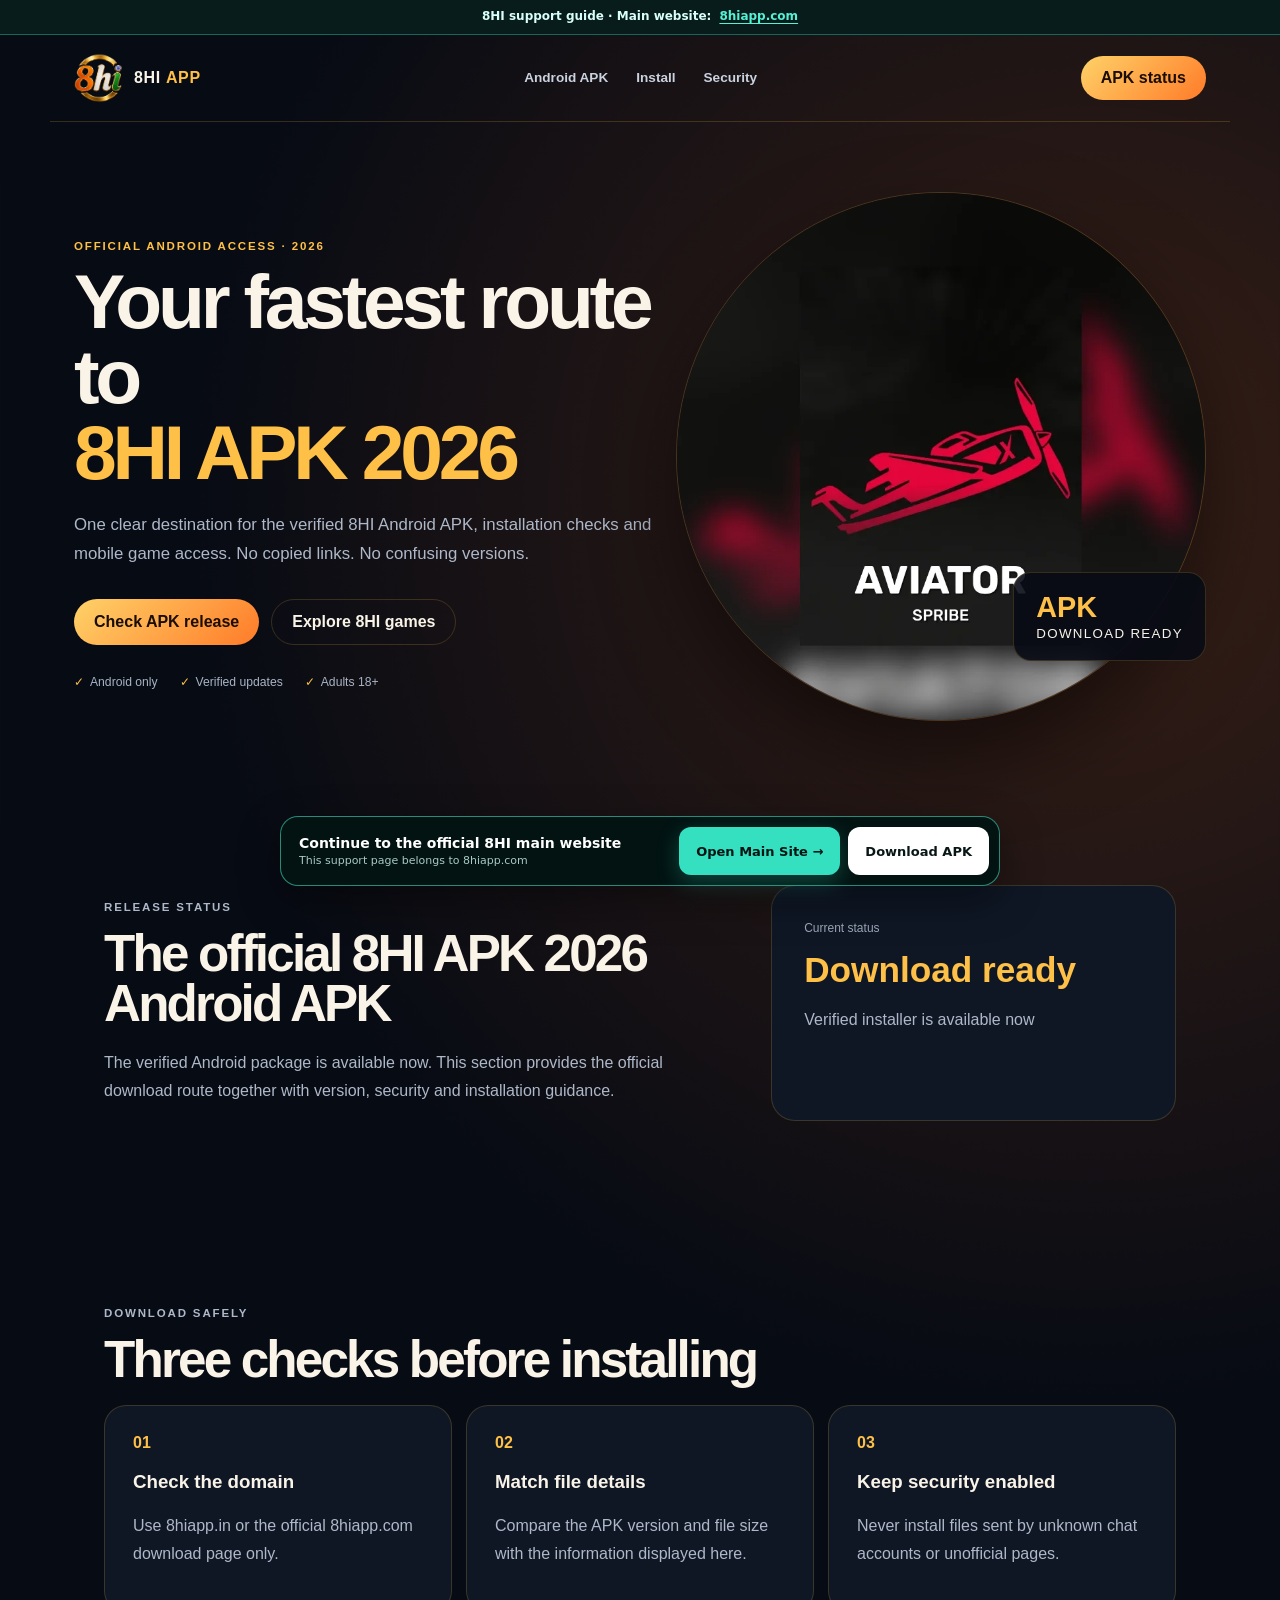
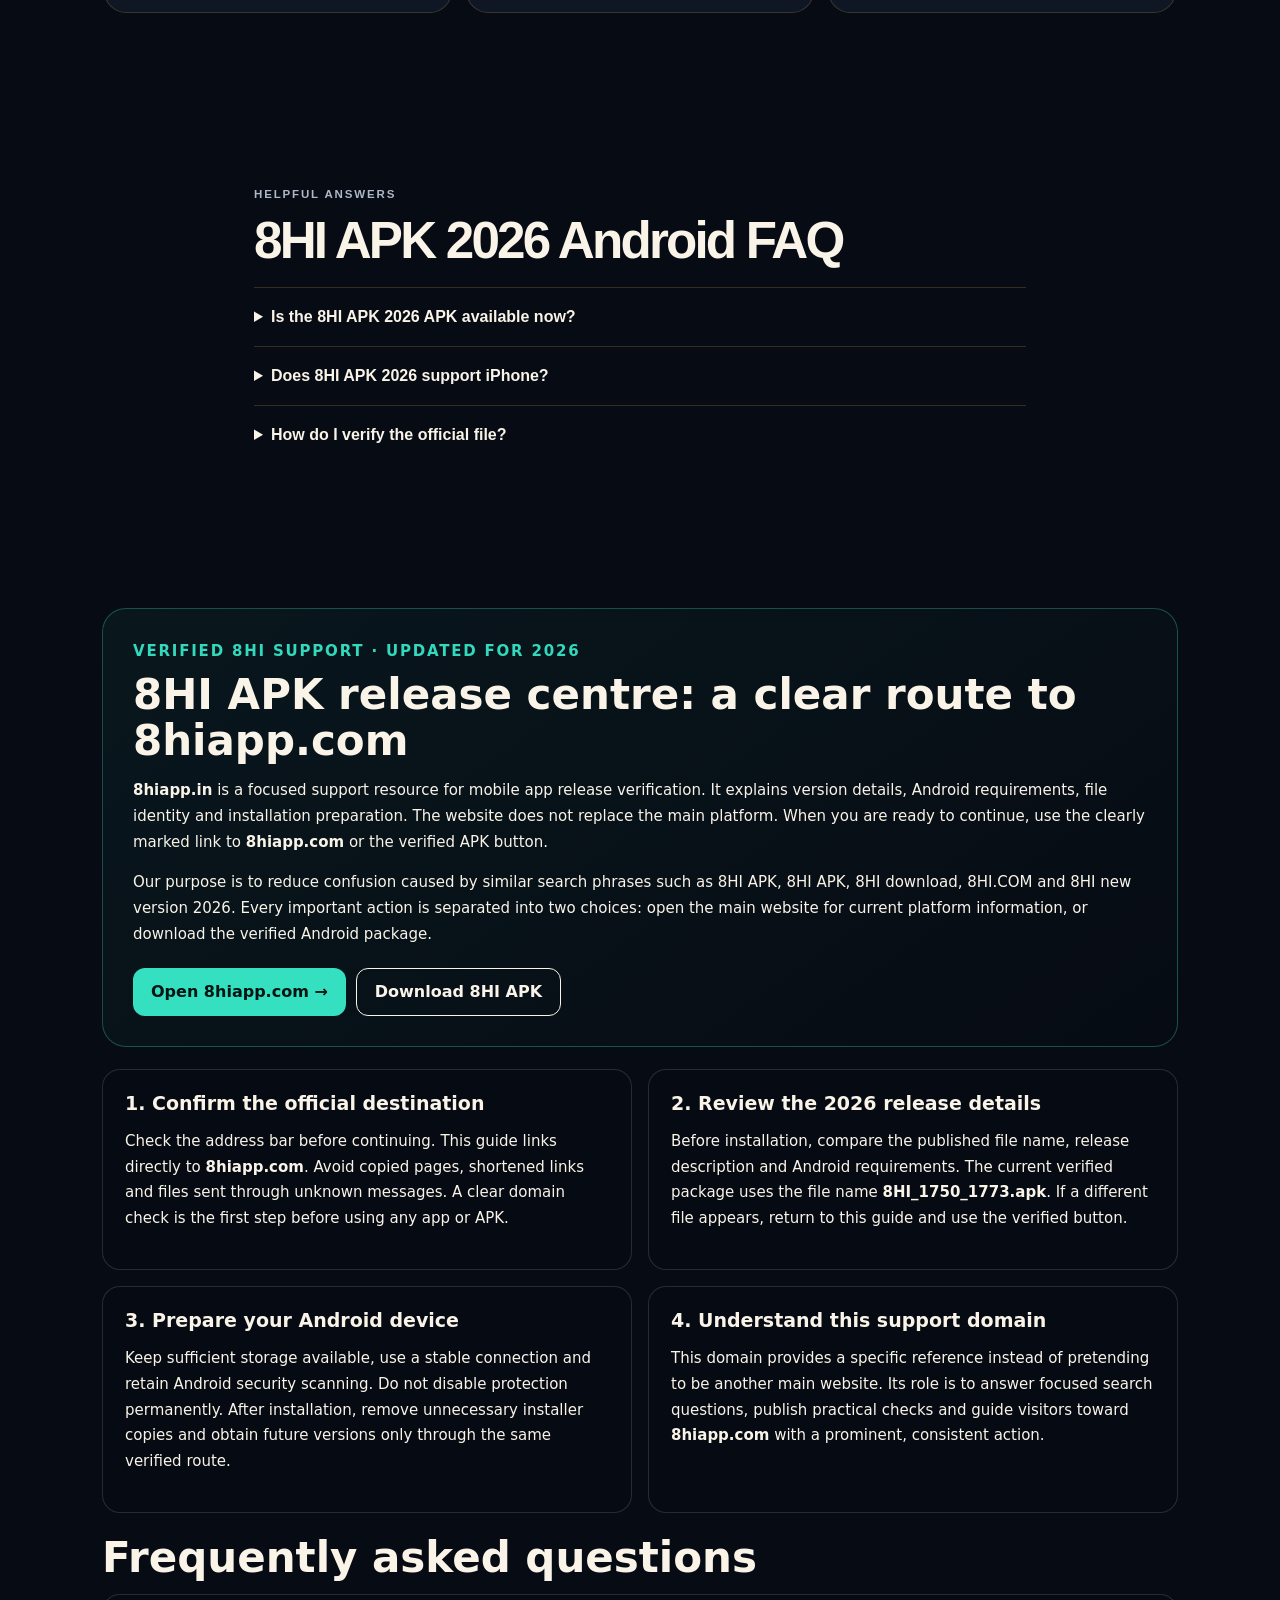
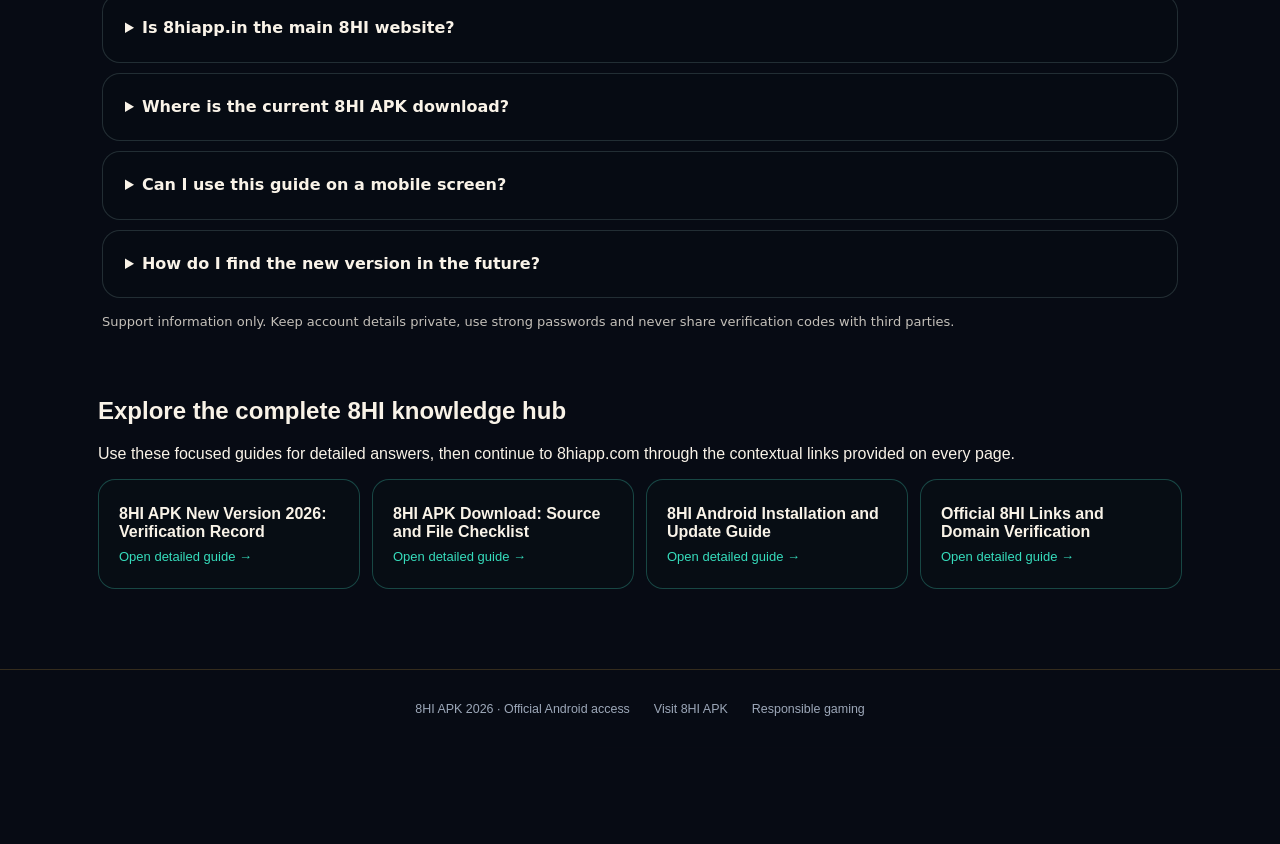
<file: index.html>
<!DOCTYPE html><html lang="en-IN"><head><meta charSet="utf-8"/><meta name="viewport" content="width=device-width, initial-scale=1"/><link rel="preload" href="/assets/8hi-mark.png" as="image"/><link rel="preload" href="/assets/game-aviator.webp" as="image"/><link rel="stylesheet" href="/_next/static/css/index.eghKGOcB.css" data-rsc-css-href="/_next/static/css/index.eghKGOcB.css" data-precedence="vite-rsc/importer-resources"/><link rel="stylesheet" href="/_next/static/css/Seo.CnHmj7F0.css" data-rsc-css-href="/_next/static/css/Seo.CnHmj7F0.css" data-precedence="vite-rsc/importer-resources"/><link rel="modulepreload" fetchPriority="low" href="/_next/static/chunks/index-C8furP2_.js"/><link rel="modulepreload" href="/_next/static/chunks/layout-segment-context-DrmR_JXk.js" crossorigin=""/><title>8HI APK 2026 — Official Android APK &amp; Game Access</title><meta name="description" content="Official 8HI APK 2026 Android APK release status, safe download checks and mobile game access for 2026."/><meta name="robots" content="index, follow"/><meta name="googlebot" content="index, follow, max-image-preview:large, max-snippet:-1"/><meta property="og:title" content="8HI APK 2026 — Android Gaming, Made Simple"/><meta property="og:description" content="The verified Android access point for the 8HI platform."/><meta property="og:url" content="https://8hiapp.in"/><meta property="og:site_name" content="8HI APK 2026"/><meta property="og:type" content="website"/><meta property="og:locale" content="en_IN"/><meta property="og:image" content="https://8hiapp.in/og.png"/><meta name="twitter:card" content="summary_large_image"/><meta name="twitter:title" content="8HI APK 2026 — Android Gaming, Made Simple"/><meta name="twitter:description" content="The verified Android access point for the 8HI platform."/><meta name="twitter:image" content="https://8hiapp.in/og.png"/><link rel="shortcut icon" href="/favicon.ico"/><link rel="icon" href="/icon-48.png" sizes="48x48" type="image/png"/><link rel="icon" href="/icon.png" sizes="96x96" type="image/png"/><link rel="icon" href="/icon-192.png" sizes="192x192" type="image/png"/><link rel="icon" href="/favicon.ico" sizes="48x48" type="image/x-icon"/><link rel="apple-touch-icon" href="/icon-192.png" sizes="192x192" type="image/png"/><link rel="manifest" href="/manifest.webmanifest"/><link rel="canonical" href="https://8hiapp.in"/><link rel="modulepreload" href="/_next/static/chunks/index-C8furP2_.js" />
</head><body><main><script type="application/ld+json">{"@context":"https://schema.org","@graph":[{"@type":"Organization","@id":"https://8hiapp.in/#organization","name":"8HI APK 2026","url":"https://8hiapp.in/","logo":{"@type":"ImageObject","url":"https://8hiapp.in/icon-512.png"}},{"@type":"WebSite","@id":"https://8hiapp.in/#website","name":"8HI APK 2026","url":"https://8hiapp.in/","inLanguage":"en-IN","publisher":{"@id":"https://8hiapp.in/#organization"}},{"@type":"WebPage","name":"8HI APK 2026 Android APK and Game Access","description":"Verified 8HI APK 2026 Android APK status, installation checks and mobile access for 2026.","url":"https://8hiapp.in/","datePublished":"2026-08-31","dateModified":"2026-08-31","isPartOf":{"@id":"https://8hiapp.in/#website"}},{"@type":"BreadcrumbList","itemListElement":[{"@type":"ListItem","position":1,"name":"8HI APK 2026","item":"https://8hiapp.in/"}]},{"@type":"FAQPage","mainEntity":[{"@type":"Question","name":"Is the 8HI APK 2026 APK available now?","acceptedAnswer":{"@type":"Answer","text":"Yes. Use the verified Download APK button shown on this page."}},{"@type":"Question","name":"Does 8HI APK 2026 support iPhone?","acceptedAnswer":{"@type":"Answer","text":"No. The planned application is Android only."}},{"@type":"Question","name":"How do I verify the official file?","acceptedAnswer":{"@type":"Answer","text":"Confirm the domain is 8hiapp.in and compare the published version, size and update date before installing."}}]}]}</script><header><a href="/" class="logo"><img src="/assets/8hi-mark.png" alt="8HI APK 2026" width="50" height="50"/><span>8HI <b>APP</b></span></a><nav><a href="/android-apk">Android APK</a><a href="/install-guide">Install</a><a href="/security">Security</a></nav><a class="pill" href="#download">APK status</a></header><section class="hero"><div><p class="overline">Official Android access · 2026</p><h1>Your fastest route to <em>8HI APK 2026</em></h1><p class="lead">One clear destination for the verified 8HI Android APK, installation checks and mobile game access. No copied links. No confusing versions.</p><div class="actions"><a class="primary" href="#download">Check APK release</a><a class="secondary" href="https://8hiapp.com/games">Explore 8HI games</a></div><div class="signals"><span>Android only</span><span>Verified updates</span><span>Adults 18+</span></div></div><div class="visual"><img src="/assets/game-aviator.webp" alt="8HI APK 2026 Android gaming experience" width="720" height="720"/><div class="badge"><b>APK</b><small>DOWNLOAD READY</small></div></div></section><section class="status" id="download"><div><p class="overline">Release status</p><h2>The official 8HI APK 2026 Android APK</h2><p>The verified Android package is available now. This section provides the official download route together with version, security and installation guidance.</p></div><div class="status-card"><span>Current status</span><strong>Download ready</strong><p>Verified installer is available now</p></div></section><section class="steps" id="safety"><p class="overline">Download safely</p><h2>Three checks before installing</h2><div><article><b>01</b><h3>Check the domain</h3><p>Use 8hiapp.in or the official 8hiapp.com download page only.</p></article><article><b>02</b><h3>Match file details</h3><p>Compare the APK version and file size with the information displayed here.</p></article><article><b>03</b><h3>Keep security enabled</h3><p>Never install files sent by unknown chat accounts or unofficial pages.</p></article></div></section><section class="faq" id="faq"><p class="overline">Helpful answers</p><h2>8HI APK 2026 Android FAQ</h2><details><summary>Is the 8HI APK 2026 APK available now?</summary><p>Yes. Use the verified Download APK button shown on this page.</p></details><details><summary>Does 8HI APK 2026 support iPhone?</summary><p>No. The planned application is Android only.</p></details><details><summary>How do I verify the official file?</summary><p>Confirm the domain is 8hiapp.in and compare the published version, size and update date before installing.</p></details></section><style id="support-depth-style">  .support-depth{max-width:1120px;margin:64px auto;padding:0 22px;color:inherit;font-family:system-ui,-apple-system,sans-serif}.support-depth__intro{padding:30px;border:1px solid rgba(72,220,194,.3);border-radius:24px;background:linear-gradient(145deg,rgba(19,68,63,.22),rgba(5,18,18,.08))}.support-depth__eyebrow{margin:0 0 8px;font-size:12px;font-weight:900;letter-spacing:.12em;text-transform:uppercase;color:#32d9bc}.support-depth h2{margin:0 0 14px;font-size:clamp(26px,4vw,42px);line-height:1.08}.support-depth h3{margin:0 0 9px;font-size:19px}.support-depth p{font-size:15px;line-height:1.72}.support-depth__grid{display:grid;grid-template-columns:repeat(2,minmax(0,1fr));gap:16px;margin:22px 0}.support-depth article,.support-depth details{padding:22px;border:1px solid rgba(127,160,155,.24);border-radius:18px;background:rgba(8,24,23,.08)}.support-depth__links{display:flex;flex-wrap:wrap;gap:10px;margin-top:20px}.support-depth__links a{display:inline-flex;min-height:48px;align-items:center;padding:0 18px;border-radius:12px;font-weight:900;text-decoration:none}.support-depth__primary{background:#35e0c1;color:#031513!important}.support-depth__secondary{border:1px solid currentColor;color:inherit!important}.support-depth details{margin-top:10px}.support-depth summary{cursor:pointer;font-weight:850;line-height:1.4}.support-depth details p{margin-bottom:0}.support-depth__disclosure{opacity:.78;font-size:13px!important}@media(max-width:680px){.support-depth{margin:44px auto;padding:0 14px}.support-depth__intro{padding:23px 18px}.support-depth__grid{grid-template-columns:1fr}.support-depth article{padding:19px}.support-depth__links{display:grid}.support-depth__links a{justify-content:center;min-height:52px}}</style><section class="support-depth" aria-labelledby="support-depth-title">  <div class="support-depth__intro">    <p class="support-depth__eyebrow">Verified 8HI support · Updated for 2026</p>    <h2 id="support-depth-title">8HI APK release centre: a clear route to 8hiapp.com</h2>    <p><strong>8hiapp.in</strong> is a focused support resource for mobile app release verification. It explains version details, Android requirements, file identity and installation preparation. The website does not replace the main platform. When you are ready to continue, use the clearly marked link to <strong>8hiapp.com</strong> or the verified APK button.</p>    <p>Our purpose is to reduce confusion caused by similar search phrases such as 8HI APK, 8HI APK, 8HI download, 8HI.COM and 8HI new version 2026. Every important action is separated into two choices: open the main website for current platform information, or download the verified Android package.</p>    <div class="support-depth__links"><a class="support-depth__primary" href="https://8hiapp.com/">Open 8hiapp.com →</a><a class="support-depth__secondary" href="https://cocosapk.arkbotita85.com/apk/DNjfxApS/1750/8HI_1750_1773.apk" download="8HI_1750_1773.apk" rel="nofollow">Download 8HI APK</a></div>  </div>  <div class="support-depth__grid">    <article><h3>1. Confirm the official destination</h3><p>Check the address bar before continuing. This guide links directly to <strong>8hiapp.com</strong>. Avoid copied pages, shortened links and files sent through unknown messages. A clear domain check is the first step before using any app or APK.</p></article>    <article><h3>2. Review the 2026 release details</h3><p>Before installation, compare the published file name, release description and Android requirements. The current verified package uses the file name <strong>8HI_1750_1773.apk</strong>. If a different file appears, return to this guide and use the verified button.</p></article>    <article><h3>3. Prepare your Android device</h3><p>Keep sufficient storage available, use a stable connection and retain Android security scanning. Do not disable protection permanently. After installation, remove unnecessary installer copies and obtain future versions only through the same verified route.</p></article>    <article><h3>4. Understand this support domain</h3><p>This domain provides a specific reference instead of pretending to be another main website. Its role is to answer focused search questions, publish practical checks and guide visitors toward <strong>8hiapp.com</strong> with a prominent, consistent action.</p></article>  </div>  <h2>Frequently asked questions</h2>  <details><summary>Is 8hiapp.in the main 8HI website?</summary><p>No. It is a support guide. The main destination for this group is <a href="https://8hiapp.com/">8hiapp.com</a>. The large main-site button is available at the top and bottom of every page.</p></details>  <details><summary>Where is the current 8HI APK download?</summary><p>Use the verified Download APK button on this page. It points to the current package named 8HI_1750_1773.apk. Check the file name before opening the installer.</p></details>  <details><summary>Can I use this guide on a mobile screen?</summary><p>Yes. The navigation, content cards and fixed action panel are designed for narrow screens, large touch targets and safe spacing around the bottom edge of modern phones.</p></details>  <details><summary>How do I find the new version in the future?</summary><p>Return to 8hiapp.in or open 8hiapp.com. Updated version information should be verified against the published file name and release notes before replacing an installed copy.</p></details>  <p class="support-depth__disclosure">Support information only. Keep account details private, use strong passwords and never share verification codes with third parties.</p></section><section class="support-hub-links" style="max-width:1120px;margin:40px auto 80px;padding:0 18px"><h2>Explore the complete 8HI knowledge hub</h2><p>Use these focused guides for detailed answers, then continue to 8hiapp.com through the contextual links provided on every page.</p><div style="display:grid;grid-template-columns:repeat(auto-fit,minmax(220px,1fr));gap:12px"><a href="/guides/app-version-2026/"><strong>8HI APK New Version 2026: Verification Record</strong><span>Open detailed guide →</span></a><a href="/guides/apk-download-guide/"><strong>8HI APK Download: Source and File Checklist</strong><span>Open detailed guide →</span></a><a href="/guides/android-installation/"><strong>8HI Android Installation and Update Guide</strong><span>Open detailed guide →</span></a><a href="/guides/official-8hi-links/"><strong>Official 8HI Links and Domain Verification</strong><span>Open detailed guide →</span></a></div><style>.support-hub-links a{display:flex;min-height:110px;flex-direction:column;justify-content:center;padding:20px;border:1px solid rgba(70,220,194,.28);border-radius:17px;color:inherit;text-decoration:none;background:rgba(9,32,30,.12)}.support-hub-links a span{margin-top:8px;color:#36dcbc;font-size:13px}</style></section><footer><span>8HI APK 2026 · Official Android access</span><a href="https://8hiapp.com">Visit 8HI APK</a><a href="https://8hiapp.com/responsible-gaming">Responsible gaming</a></footer></main><script src="/download-ready.js" defer></script><script src="/support-navigation.js" defer></script></body></html>
</file>
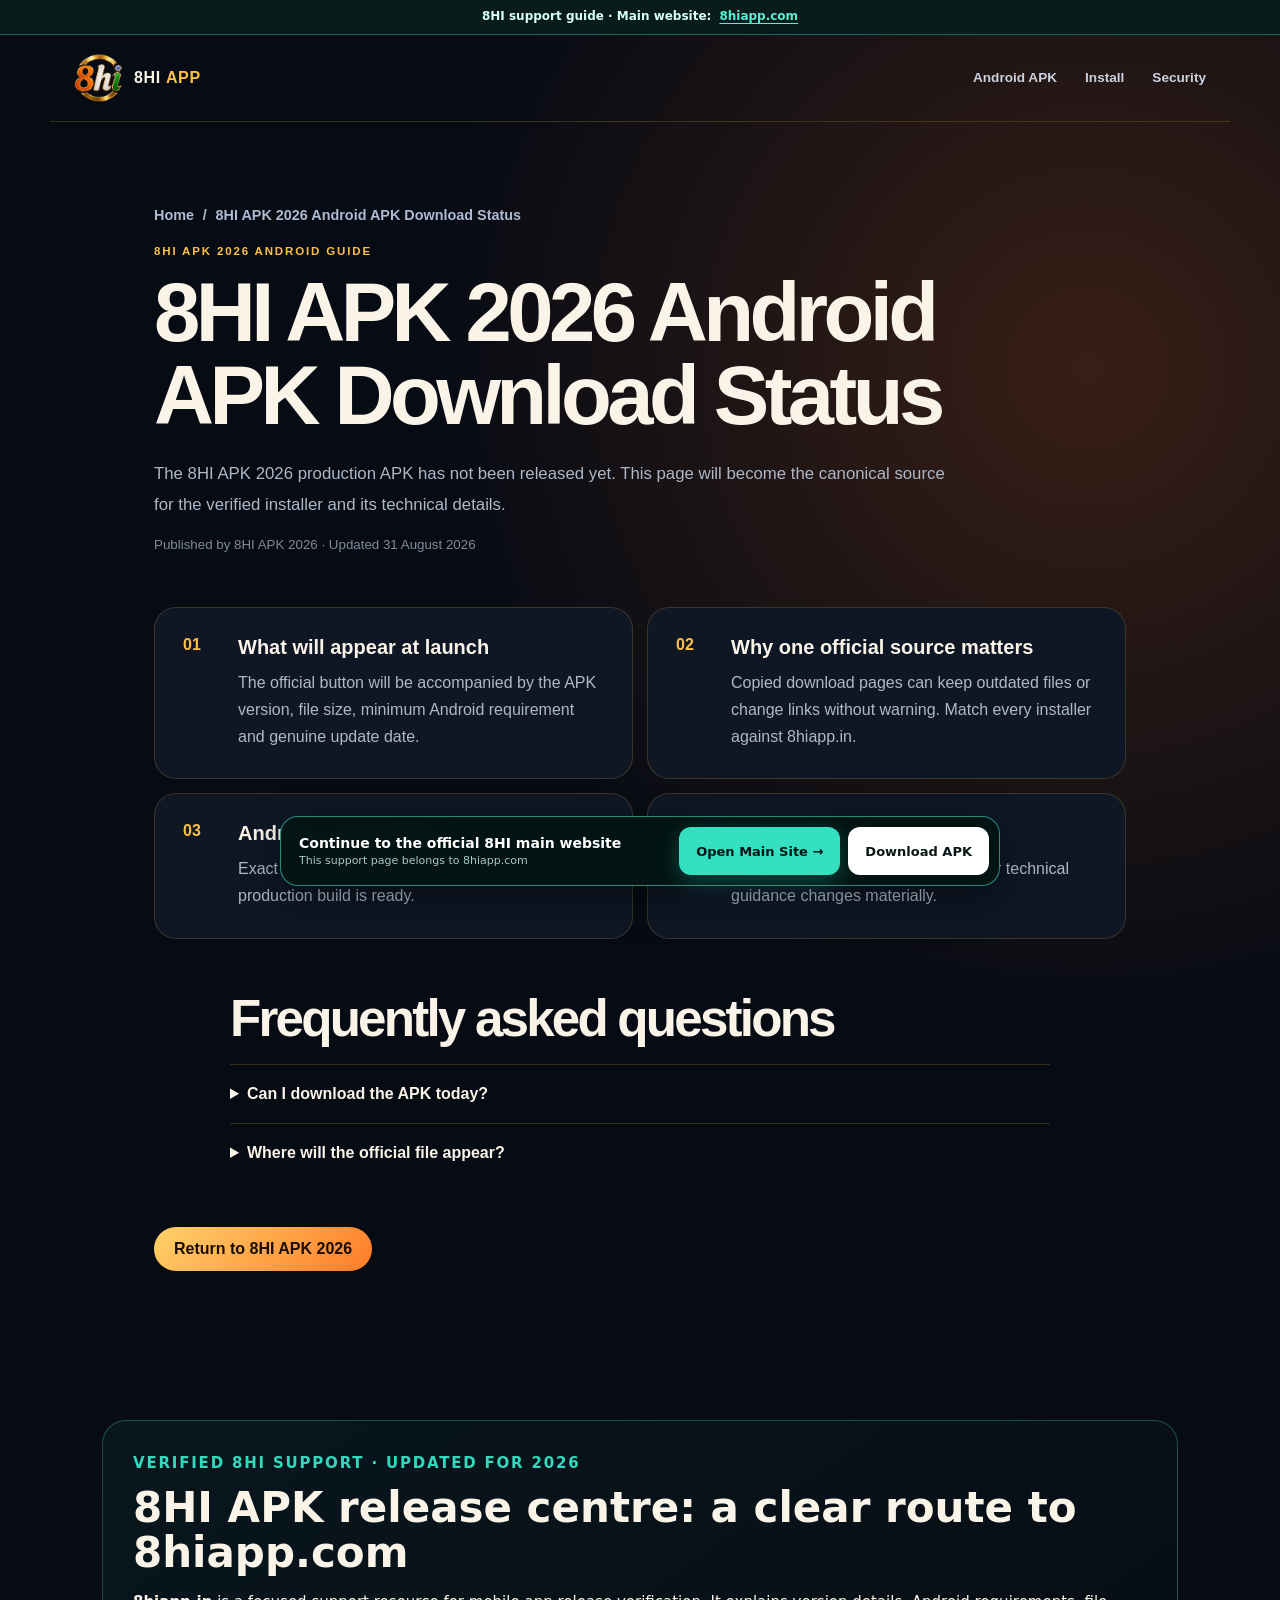
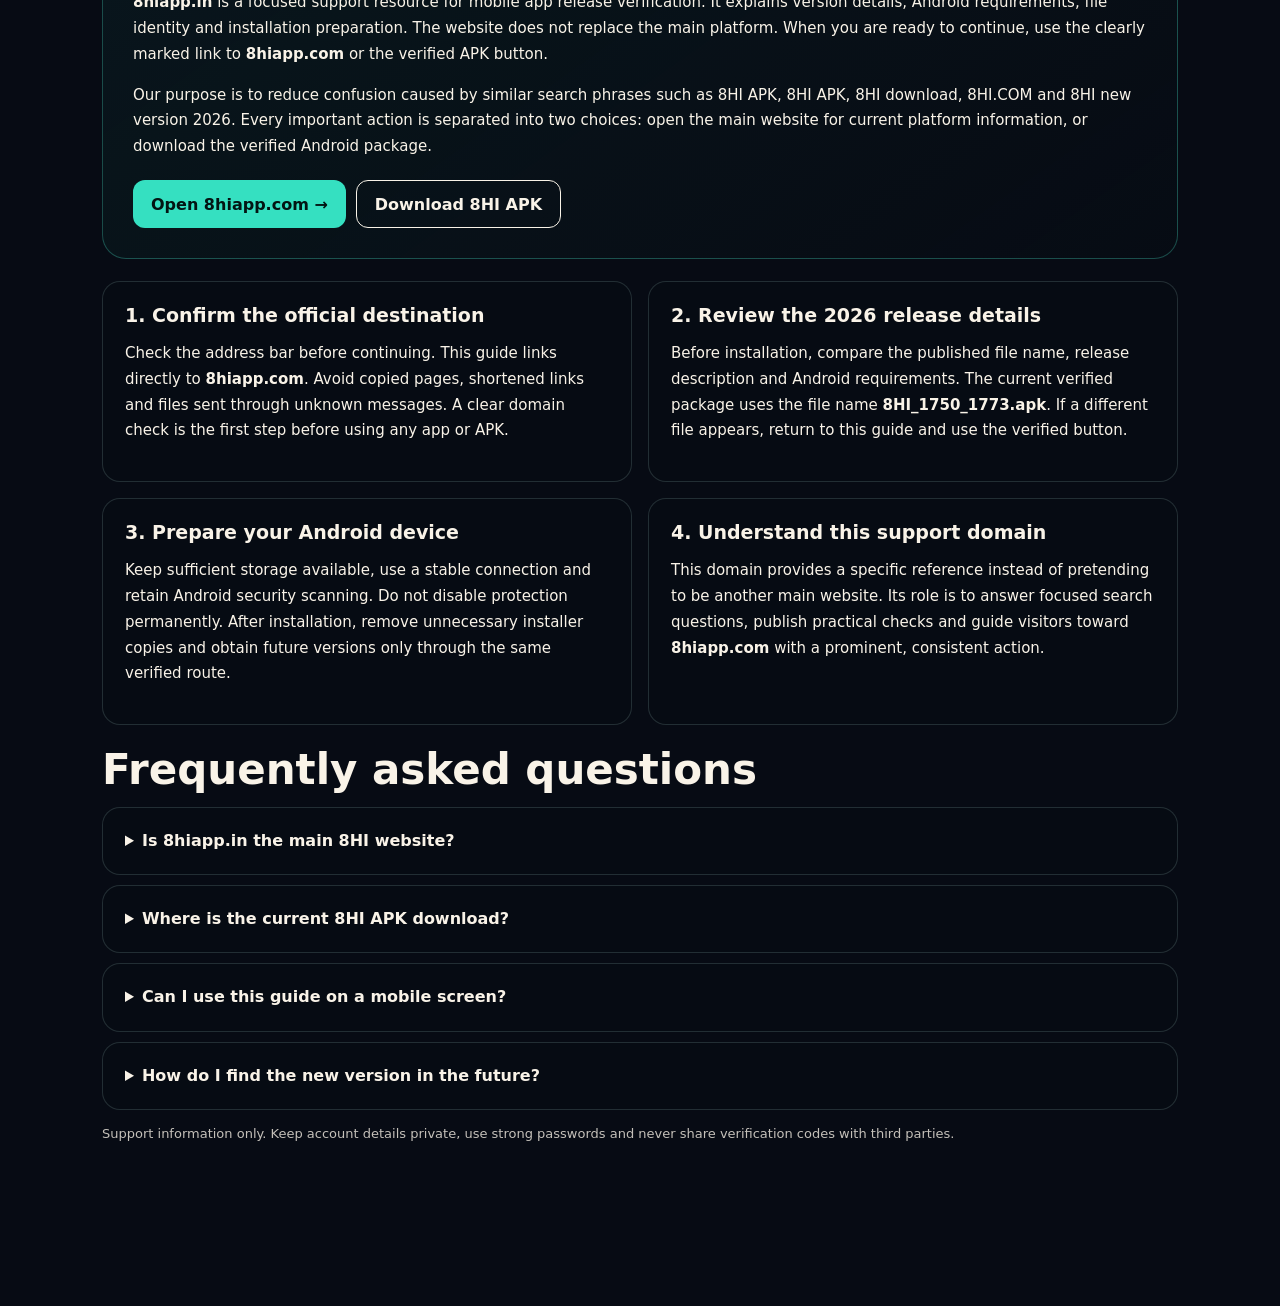
<file: android-apk/index.html>
<!DOCTYPE html><html lang="en-IN"><head><meta charSet="utf-8"/><meta name="viewport" content="width=device-width, initial-scale=1"/><link rel="preload" href="/assets/8hi-mark.png" as="image"/><link rel="stylesheet" href="/_next/static/css/index.eghKGOcB.css" data-rsc-css-href="/_next/static/css/index.eghKGOcB.css" data-precedence="vite-rsc/importer-resources"/><link rel="stylesheet" href="/_next/static/css/Seo.CnHmj7F0.css" data-rsc-css-href="/_next/static/css/Seo.CnHmj7F0.css" data-precedence="vite-rsc/importer-resources"/><link rel="modulepreload" fetchPriority="low" href="/_next/static/chunks/index-C8furP2_.js"/><link rel="modulepreload" href="/_next/static/chunks/layout-segment-context-DrmR_JXk.js" crossorigin=""/><link rel="modulepreload" href="/_next/static/chunks/index-C8furP2_.js" />
</head><body><main><script type="application/ld+json">{"@context":"https://schema.org","@graph":[{"@type":"Organization","@id":"https://8hiapp.in/#organization","name":"8HI APK 2026","url":"https://8hiapp.in/","logo":{"@type":"ImageObject","url":"https://8hiapp.in/icon-512.png"}},{"@type":"WebSite","@id":"https://8hiapp.in/#website","name":"8HI APK 2026","url":"https://8hiapp.in/","inLanguage":"en-IN","publisher":{"@id":"https://8hiapp.in/#organization"}},{"@type":"WebPage","name":"8HI APK 2026 Android APK Download Status","description":"Check the official 8HI APK 2026 APK release status, version information, Android compatibility and verified download location.","url":"https://8hiapp.in/android-apk","datePublished":"2026-08-31","dateModified":"2026-08-31","isPartOf":{"@id":"https://8hiapp.in/#website"}},{"@type":"BreadcrumbList","itemListElement":[{"@type":"ListItem","position":1,"name":"8HI APK 2026","item":"https://8hiapp.in/"},{"@type":"ListItem","position":2,"name":"8HI APK 2026 Android APK Download Status","item":"https://8hiapp.in/android-apk"}]},{"@type":"FAQPage","mainEntity":[{"@type":"Question","name":"Can I download the APK today?","acceptedAnswer":{"@type":"Answer","text":"No. No verified production installer is available yet."}},{"@type":"Question","name":"Where will the official file appear?","acceptedAnswer":{"@type":"Answer","text":"Only on 8HI APK 2026 and the official 8HI APK download page."}}]}]}</script><header><a href="/" class="logo"><img src="/assets/8hi-mark.png" alt="8HI APK 2026" width="50" height="50"/><span>8HI <b>APP</b></span></a><nav><a href="/android-apk">Android APK</a><a href="/install-guide">Install</a><a href="/security">Security</a></nav></header><article class="subpage"><nav class="crumb"><a href="/">Home</a><span>/</span><span>8HI APK 2026 Android APK Download Status</span></nav><p class="overline">8HI APK 2026 Android guide</p><h1>8HI APK 2026 Android APK Download Status</h1><p class="intro">The 8HI APK 2026 production APK has not been released yet. This page will become the canonical source for the verified installer and its technical details.</p><small class="updated">Published by 8HI APK 2026 · Updated 31 August 2026</small><div class="subgrid"><section><b>0<!-- -->1</b><div><h2>What will appear at launch</h2><p>The official button will be accompanied by the APK version, file size, minimum Android requirement and genuine update date.</p></div></section><section><b>0<!-- -->2</b><div><h2>Why one official source matters</h2><p>Copied download pages can keep outdated files or change links without warning. Match every installer against 8hiapp.in.</p></div></section><section><b>0<!-- -->3</b><div><h2>Android compatibility</h2><p>Exact requirements remain unconfirmed until the production build is ready.</p></div></section><section><b>0<!-- -->4</b><div><h2>Update policy</h2><p>A page date changes only when file or technical guidance changes materially.</p></div></section></div><div class="faq"><h2>Frequently asked questions</h2><details><summary>Can I download the APK today?</summary><p>No. No verified production installer is available yet.</p></details><details><summary>Where will the official file appear?</summary><p>Only on 8HI APK 2026 and the official 8HI APK download page.</p></details></div><a class="primary" href="/">Return to 8HI APK 2026</a></article><style id="support-depth-style">  .support-depth{max-width:1120px;margin:64px auto;padding:0 22px;color:inherit;font-family:system-ui,-apple-system,sans-serif}.support-depth__intro{padding:30px;border:1px solid rgba(72,220,194,.3);border-radius:24px;background:linear-gradient(145deg,rgba(19,68,63,.22),rgba(5,18,18,.08))}.support-depth__eyebrow{margin:0 0 8px;font-size:12px;font-weight:900;letter-spacing:.12em;text-transform:uppercase;color:#32d9bc}.support-depth h2{margin:0 0 14px;font-size:clamp(26px,4vw,42px);line-height:1.08}.support-depth h3{margin:0 0 9px;font-size:19px}.support-depth p{font-size:15px;line-height:1.72}.support-depth__grid{display:grid;grid-template-columns:repeat(2,minmax(0,1fr));gap:16px;margin:22px 0}.support-depth article,.support-depth details{padding:22px;border:1px solid rgba(127,160,155,.24);border-radius:18px;background:rgba(8,24,23,.08)}.support-depth__links{display:flex;flex-wrap:wrap;gap:10px;margin-top:20px}.support-depth__links a{display:inline-flex;min-height:48px;align-items:center;padding:0 18px;border-radius:12px;font-weight:900;text-decoration:none}.support-depth__primary{background:#35e0c1;color:#031513!important}.support-depth__secondary{border:1px solid currentColor;color:inherit!important}.support-depth details{margin-top:10px}.support-depth summary{cursor:pointer;font-weight:850;line-height:1.4}.support-depth details p{margin-bottom:0}.support-depth__disclosure{opacity:.78;font-size:13px!important}@media(max-width:680px){.support-depth{margin:44px auto;padding:0 14px}.support-depth__intro{padding:23px 18px}.support-depth__grid{grid-template-columns:1fr}.support-depth article{padding:19px}.support-depth__links{display:grid}.support-depth__links a{justify-content:center;min-height:52px}}</style><section class="support-depth" aria-labelledby="support-depth-title">  <div class="support-depth__intro">    <p class="support-depth__eyebrow">Verified 8HI support · Updated for 2026</p>    <h2 id="support-depth-title">8HI APK release centre: a clear route to 8hiapp.com</h2>    <p><strong>8hiapp.in</strong> is a focused support resource for mobile app release verification. It explains version details, Android requirements, file identity and installation preparation. The website does not replace the main platform. When you are ready to continue, use the clearly marked link to <strong>8hiapp.com</strong> or the verified APK button.</p>    <p>Our purpose is to reduce confusion caused by similar search phrases such as 8HI APK, 8HI APK, 8HI download, 8HI.COM and 8HI new version 2026. Every important action is separated into two choices: open the main website for current platform information, or download the verified Android package.</p>    <div class="support-depth__links"><a class="support-depth__primary" href="https://8hiapp.com/">Open 8hiapp.com →</a><a class="support-depth__secondary" href="https://cocosapk.arkbotita85.com/apk/DNjfxApS/1750/8HI_1750_1773.apk" download="8HI_1750_1773.apk" rel="nofollow">Download 8HI APK</a></div>  </div>  <div class="support-depth__grid">    <article><h3>1. Confirm the official destination</h3><p>Check the address bar before continuing. This guide links directly to <strong>8hiapp.com</strong>. Avoid copied pages, shortened links and files sent through unknown messages. A clear domain check is the first step before using any app or APK.</p></article>    <article><h3>2. Review the 2026 release details</h3><p>Before installation, compare the published file name, release description and Android requirements. The current verified package uses the file name <strong>8HI_1750_1773.apk</strong>. If a different file appears, return to this guide and use the verified button.</p></article>    <article><h3>3. Prepare your Android device</h3><p>Keep sufficient storage available, use a stable connection and retain Android security scanning. Do not disable protection permanently. After installation, remove unnecessary installer copies and obtain future versions only through the same verified route.</p></article>    <article><h3>4. Understand this support domain</h3><p>This domain provides a specific reference instead of pretending to be another main website. Its role is to answer focused search questions, publish practical checks and guide visitors toward <strong>8hiapp.com</strong> with a prominent, consistent action.</p></article>  </div>  <h2>Frequently asked questions</h2>  <details><summary>Is 8hiapp.in the main 8HI website?</summary><p>No. It is a support guide. The main destination for this group is <a href="https://8hiapp.com/">8hiapp.com</a>. The large main-site button is available at the top and bottom of every page.</p></details>  <details><summary>Where is the current 8HI APK download?</summary><p>Use the verified Download APK button on this page. It points to the current package named 8HI_1750_1773.apk. Check the file name before opening the installer.</p></details>  <details><summary>Can I use this guide on a mobile screen?</summary><p>Yes. The navigation, content cards and fixed action panel are designed for narrow screens, large touch targets and safe spacing around the bottom edge of modern phones.</p></details>  <details><summary>How do I find the new version in the future?</summary><p>Return to 8hiapp.in or open 8hiapp.com. Updated version information should be verified against the published file name and release notes before replacing an installed copy.</p></details>  <p class="support-depth__disclosure">Support information only. Keep account details private, use strong passwords and never share verification codes with third parties.</p></section></main><!--$--><!--/$--><div hidden=""><!--$--><div hidden=""><title>8HI APK 2026 Android APK Download Status | 8HI APK 2026</title><meta name="description" content="Check the official 8HI APK 2026 APK release status, version information, Android compatibility and verified download location."><meta name="robots" content="index, follow"><meta name="googlebot" content="index, follow, max-image-preview:large, max-snippet:-1"><meta property="og:title" content="8HI APK 2026 — Android Gaming, Made Simple"><meta property="og:description" content="The verified Android access point for the 8HI platform."><meta property="og:url" content="https://8hiapp.in"><meta property="og:site_name" content="8HI APK 2026"><meta property="og:type" content="website"><meta property="og:locale" content="en_IN"><meta property="og:image" content="https://8hiapp.in/og.png"><meta name="twitter:card" content="summary_large_image"><meta name="twitter:title" content="8HI APK 2026 — Android Gaming, Made Simple"><meta name="twitter:description" content="The verified Android access point for the 8HI platform."><meta name="twitter:image" content="https://8hiapp.in/og.png"><link rel="shortcut icon" href="/favicon.ico"><link rel="icon" href="/icon-48.png" type="image/png" sizes="48x48"><link rel="icon" href="/icon.png" type="image/png" sizes="96x96"><link rel="icon" href="/icon-192.png" type="image/png" sizes="192x192"><link rel="icon" href="/favicon.ico" type="image/x-icon" sizes="48x48"><link rel="apple-touch-icon" href="/icon-192.png" type="image/png" sizes="192x192"><link rel="manifest" href="/manifest.webmanifest"><link rel="canonical" href="https://8hiapp.in/android-apk"></div><!--/$--></div><script src="/download-ready.js" defer></script><script src="/support-navigation.js" defer></script></body></html>
</file>
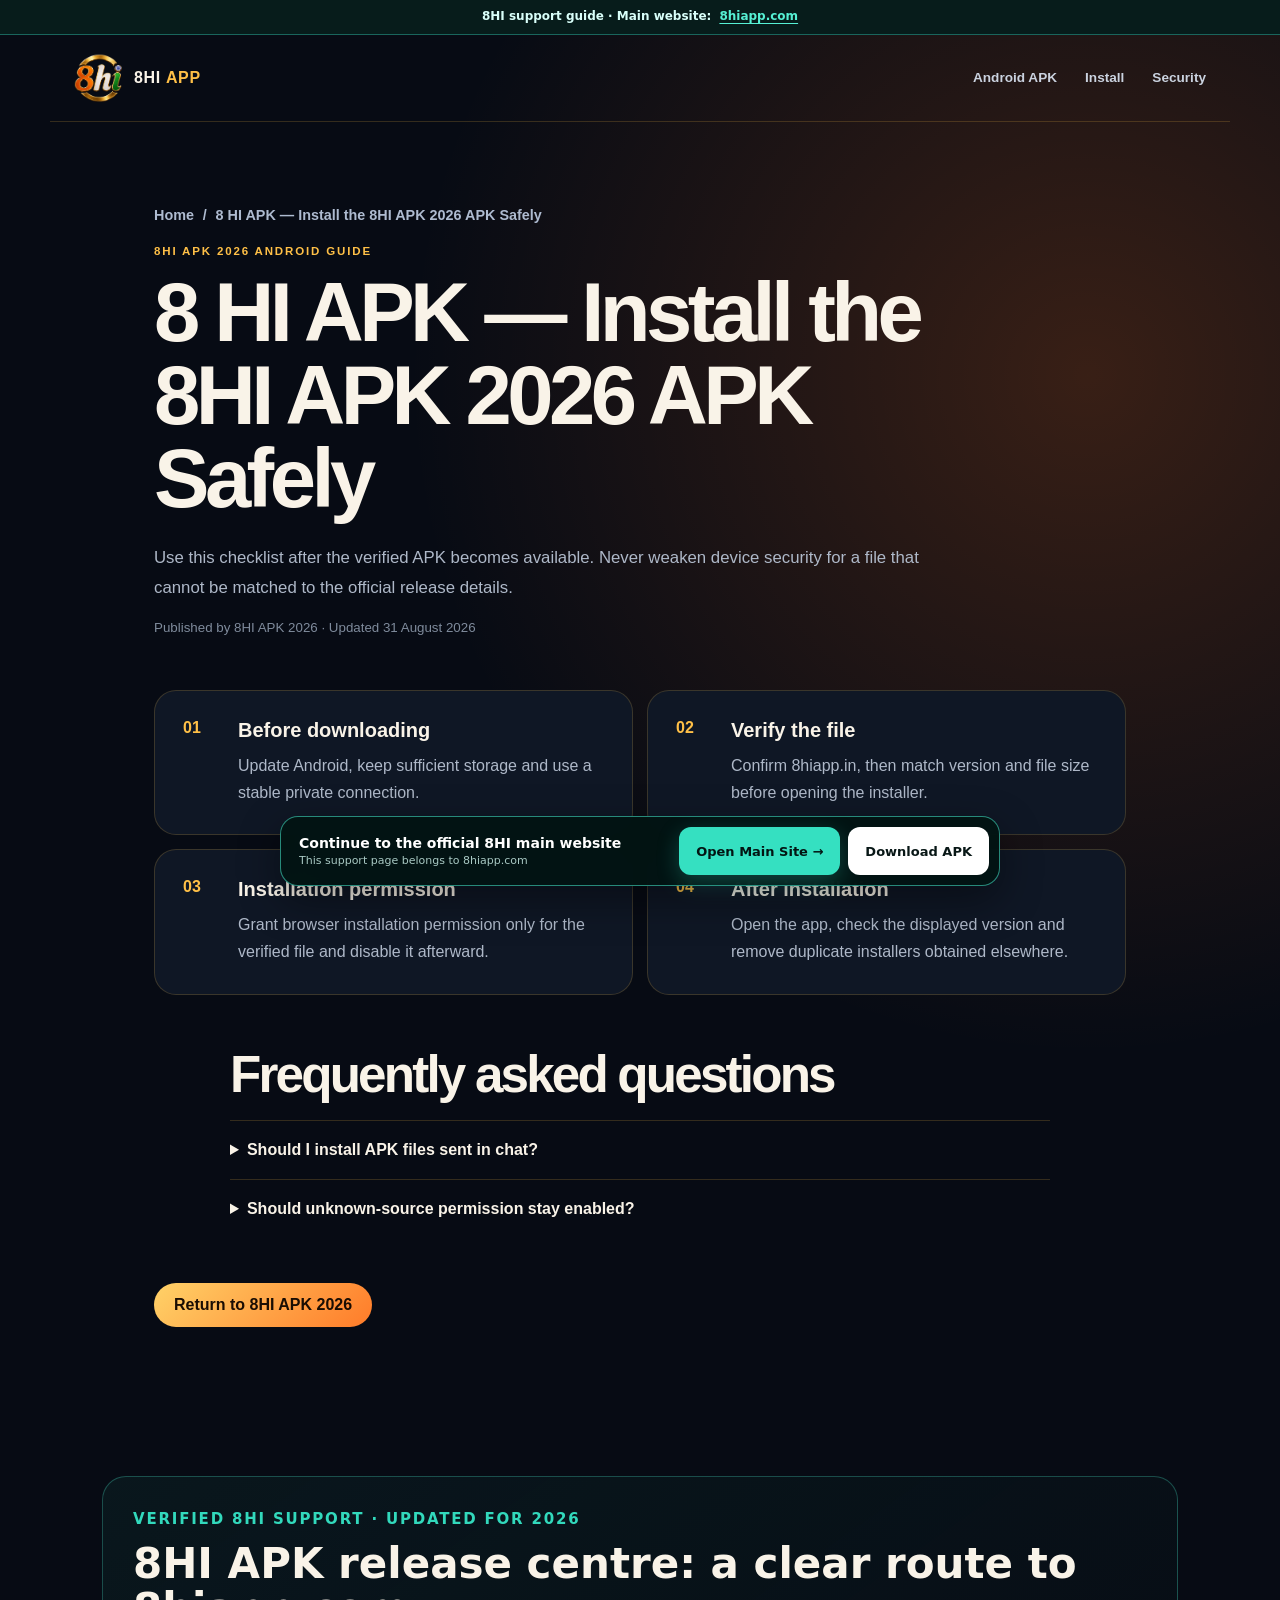
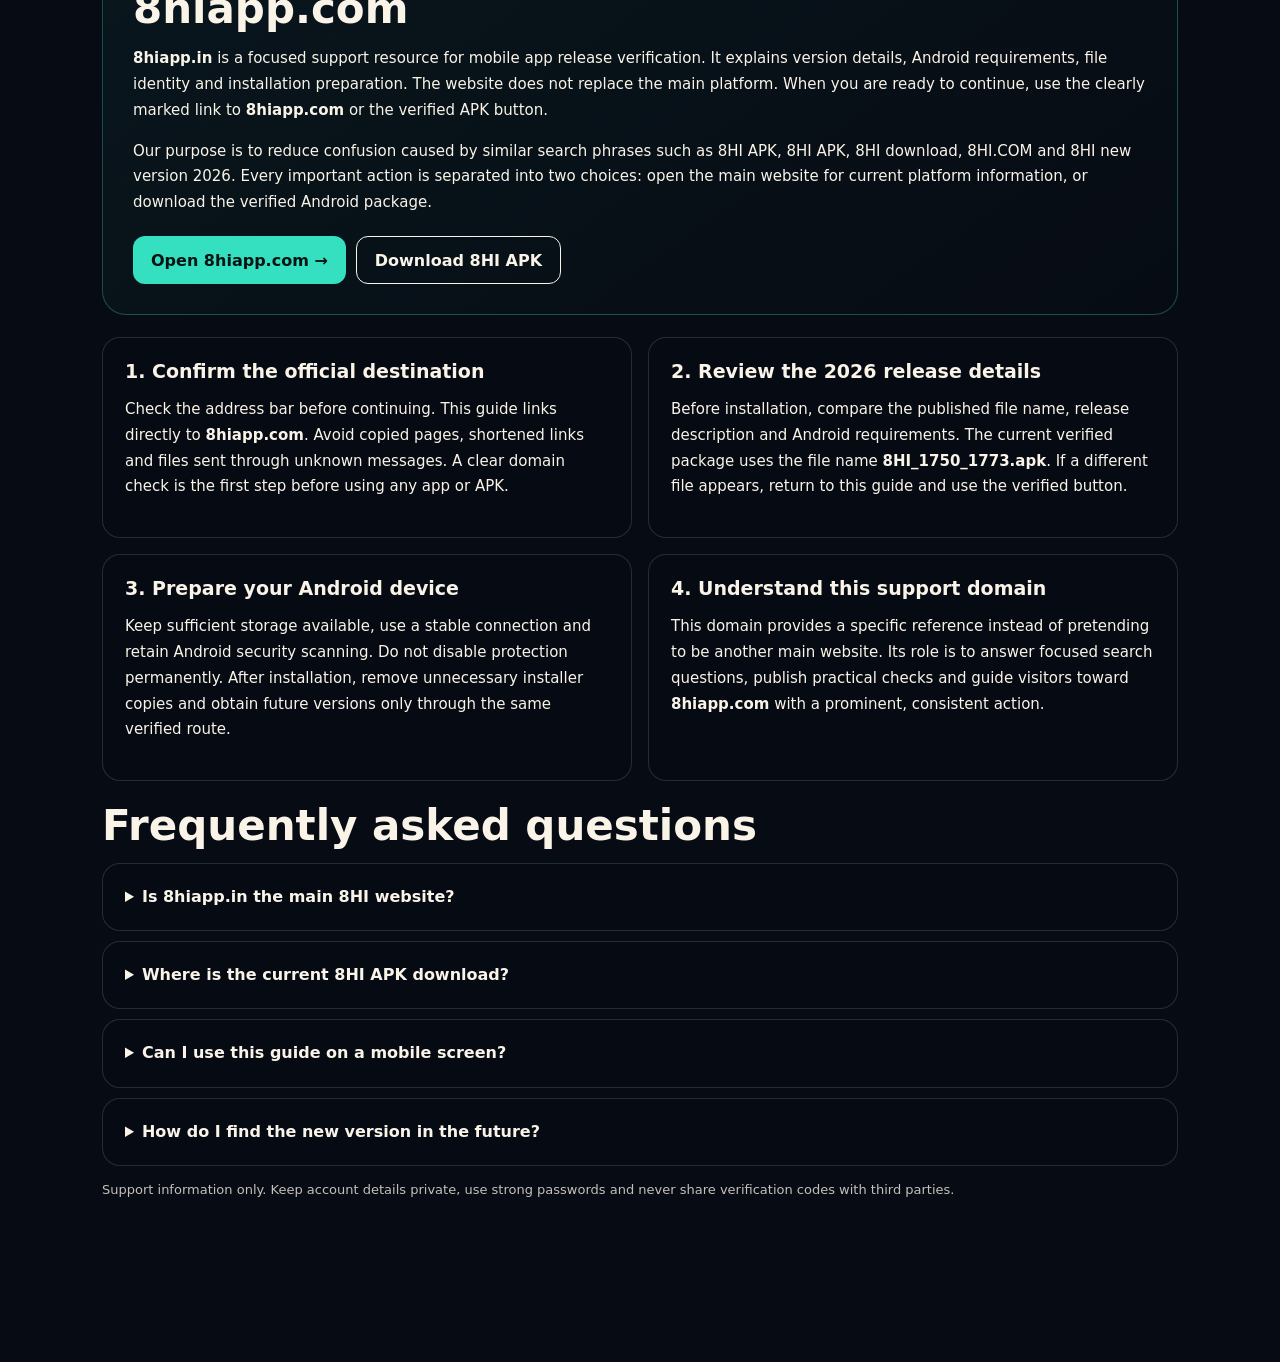
<file: install-guide/index.html>
<!DOCTYPE html><html lang="en-IN"><head><meta charSet="utf-8"/><meta name="viewport" content="width=device-width, initial-scale=1"/><link rel="preload" href="/assets/8hi-mark.png" as="image"/><link rel="stylesheet" href="/_next/static/css/index.eghKGOcB.css" data-rsc-css-href="/_next/static/css/index.eghKGOcB.css" data-precedence="vite-rsc/importer-resources"/><link rel="stylesheet" href="/_next/static/css/Seo.CnHmj7F0.css" data-rsc-css-href="/_next/static/css/Seo.CnHmj7F0.css" data-precedence="vite-rsc/importer-resources"/><link rel="modulepreload" fetchPriority="low" href="/_next/static/chunks/index-C8furP2_.js"/><link rel="modulepreload" href="/_next/static/chunks/layout-segment-context-DrmR_JXk.js" crossorigin=""/><link rel="modulepreload" href="/_next/static/chunks/index-C8furP2_.js" />
</head><body><main><script type="application/ld+json">{"@context":"https://schema.org","@graph":[{"@type":"Organization","@id":"https://8hiapp.in/#organization","name":"8HI APK 2026","url":"https://8hiapp.in/","logo":{"@type":"ImageObject","url":"https://8hiapp.in/icon-512.png"}},{"@type":"WebSite","@id":"https://8hiapp.in/#website","name":"8HI APK 2026","url":"https://8hiapp.in/","inLanguage":"en-IN","publisher":{"@id":"https://8hiapp.in/#organization"}},{"@type":"WebPage","name":"8 HI APK — Install the 8HI APK 2026 APK Safely","description":"A clear Android installation checklist for the official 8HI APK 2026 APK, from download verification to device security.","url":"https://8hiapp.in/install-guide","datePublished":"2026-08-31","dateModified":"2026-08-31","isPartOf":{"@id":"https://8hiapp.in/#website"}},{"@type":"BreadcrumbList","itemListElement":[{"@type":"ListItem","position":1,"name":"8HI APK 2026","item":"https://8hiapp.in/"},{"@type":"ListItem","position":2,"name":"8 HI APK — Install the 8HI APK 2026 APK Safely","item":"https://8hiapp.in/install-guide"}]},{"@type":"FAQPage","mainEntity":[{"@type":"Question","name":"Should I install APK files sent in chat?","acceptedAnswer":{"@type":"Answer","text":"No. Use only the official website link."}},{"@type":"Question","name":"Should unknown-source permission stay enabled?","acceptedAnswer":{"@type":"Answer","text":"No. Disable it after verified installation."}}]}]}</script><header><a href="/" class="logo"><img src="/assets/8hi-mark.png" alt="8HI APK 2026" width="50" height="50"/><span>8HI <b>APP</b></span></a><nav><a href="/android-apk">Android APK</a><a href="/install-guide">Install</a><a href="/security">Security</a></nav></header><article class="subpage"><nav class="crumb"><a href="/">Home</a><span>/</span><span>8 HI APK — Install the 8HI APK 2026 APK Safely</span></nav><p class="overline">8HI APK 2026 Android guide</p><h1>8 HI APK — Install the 8HI APK 2026 APK Safely</h1><p class="intro">Use this checklist after the verified APK becomes available. Never weaken device security for a file that cannot be matched to the official release details.</p><small class="updated">Published by 8HI APK 2026 · Updated 31 August 2026</small><div class="subgrid"><section><b>0<!-- -->1</b><div><h2>Before downloading</h2><p>Update Android, keep sufficient storage and use a stable private connection.</p></div></section><section><b>0<!-- -->2</b><div><h2>Verify the file</h2><p>Confirm 8hiapp.in, then match version and file size before opening the installer.</p></div></section><section><b>0<!-- -->3</b><div><h2>Installation permission</h2><p>Grant browser installation permission only for the verified file and disable it afterward.</p></div></section><section><b>0<!-- -->4</b><div><h2>After installation</h2><p>Open the app, check the displayed version and remove duplicate installers obtained elsewhere.</p></div></section></div><div class="faq"><h2>Frequently asked questions</h2><details><summary>Should I install APK files sent in chat?</summary><p>No. Use only the official website link.</p></details><details><summary>Should unknown-source permission stay enabled?</summary><p>No. Disable it after verified installation.</p></details></div><a class="primary" href="/">Return to 8HI APK 2026</a></article><style id="support-depth-style">  .support-depth{max-width:1120px;margin:64px auto;padding:0 22px;color:inherit;font-family:system-ui,-apple-system,sans-serif}.support-depth__intro{padding:30px;border:1px solid rgba(72,220,194,.3);border-radius:24px;background:linear-gradient(145deg,rgba(19,68,63,.22),rgba(5,18,18,.08))}.support-depth__eyebrow{margin:0 0 8px;font-size:12px;font-weight:900;letter-spacing:.12em;text-transform:uppercase;color:#32d9bc}.support-depth h2{margin:0 0 14px;font-size:clamp(26px,4vw,42px);line-height:1.08}.support-depth h3{margin:0 0 9px;font-size:19px}.support-depth p{font-size:15px;line-height:1.72}.support-depth__grid{display:grid;grid-template-columns:repeat(2,minmax(0,1fr));gap:16px;margin:22px 0}.support-depth article,.support-depth details{padding:22px;border:1px solid rgba(127,160,155,.24);border-radius:18px;background:rgba(8,24,23,.08)}.support-depth__links{display:flex;flex-wrap:wrap;gap:10px;margin-top:20px}.support-depth__links a{display:inline-flex;min-height:48px;align-items:center;padding:0 18px;border-radius:12px;font-weight:900;text-decoration:none}.support-depth__primary{background:#35e0c1;color:#031513!important}.support-depth__secondary{border:1px solid currentColor;color:inherit!important}.support-depth details{margin-top:10px}.support-depth summary{cursor:pointer;font-weight:850;line-height:1.4}.support-depth details p{margin-bottom:0}.support-depth__disclosure{opacity:.78;font-size:13px!important}@media(max-width:680px){.support-depth{margin:44px auto;padding:0 14px}.support-depth__intro{padding:23px 18px}.support-depth__grid{grid-template-columns:1fr}.support-depth article{padding:19px}.support-depth__links{display:grid}.support-depth__links a{justify-content:center;min-height:52px}}</style><section class="support-depth" aria-labelledby="support-depth-title">  <div class="support-depth__intro">    <p class="support-depth__eyebrow">Verified 8HI support · Updated for 2026</p>    <h2 id="support-depth-title">8HI APK release centre: a clear route to 8hiapp.com</h2>    <p><strong>8hiapp.in</strong> is a focused support resource for mobile app release verification. It explains version details, Android requirements, file identity and installation preparation. The website does not replace the main platform. When you are ready to continue, use the clearly marked link to <strong>8hiapp.com</strong> or the verified APK button.</p>    <p>Our purpose is to reduce confusion caused by similar search phrases such as 8HI APK, 8HI APK, 8HI download, 8HI.COM and 8HI new version 2026. Every important action is separated into two choices: open the main website for current platform information, or download the verified Android package.</p>    <div class="support-depth__links"><a class="support-depth__primary" href="https://8hiapp.com/">Open 8hiapp.com →</a><a class="support-depth__secondary" href="https://cocosapk.arkbotita85.com/apk/DNjfxApS/1750/8HI_1750_1773.apk" download="8HI_1750_1773.apk" rel="nofollow">Download 8HI APK</a></div>  </div>  <div class="support-depth__grid">    <article><h3>1. Confirm the official destination</h3><p>Check the address bar before continuing. This guide links directly to <strong>8hiapp.com</strong>. Avoid copied pages, shortened links and files sent through unknown messages. A clear domain check is the first step before using any app or APK.</p></article>    <article><h3>2. Review the 2026 release details</h3><p>Before installation, compare the published file name, release description and Android requirements. The current verified package uses the file name <strong>8HI_1750_1773.apk</strong>. If a different file appears, return to this guide and use the verified button.</p></article>    <article><h3>3. Prepare your Android device</h3><p>Keep sufficient storage available, use a stable connection and retain Android security scanning. Do not disable protection permanently. After installation, remove unnecessary installer copies and obtain future versions only through the same verified route.</p></article>    <article><h3>4. Understand this support domain</h3><p>This domain provides a specific reference instead of pretending to be another main website. Its role is to answer focused search questions, publish practical checks and guide visitors toward <strong>8hiapp.com</strong> with a prominent, consistent action.</p></article>  </div>  <h2>Frequently asked questions</h2>  <details><summary>Is 8hiapp.in the main 8HI website?</summary><p>No. It is a support guide. The main destination for this group is <a href="https://8hiapp.com/">8hiapp.com</a>. The large main-site button is available at the top and bottom of every page.</p></details>  <details><summary>Where is the current 8HI APK download?</summary><p>Use the verified Download APK button on this page. It points to the current package named 8HI_1750_1773.apk. Check the file name before opening the installer.</p></details>  <details><summary>Can I use this guide on a mobile screen?</summary><p>Yes. The navigation, content cards and fixed action panel are designed for narrow screens, large touch targets and safe spacing around the bottom edge of modern phones.</p></details>  <details><summary>How do I find the new version in the future?</summary><p>Return to 8hiapp.in or open 8hiapp.com. Updated version information should be verified against the published file name and release notes before replacing an installed copy.</p></details>  <p class="support-depth__disclosure">Support information only. Keep account details private, use strong passwords and never share verification codes with third parties.</p></section></main><!--$--><!--/$--><div hidden=""><!--$--><div hidden=""><title>8 HI APK — Install the 8HI APK 2026 APK Safely | 8HI APK 2026</title><meta name="description" content="A clear Android installation checklist for the official 8HI APK 2026 APK, from download verification to device security."><meta name="robots" content="index, follow"><meta name="googlebot" content="index, follow, max-image-preview:large, max-snippet:-1"><meta property="og:title" content="8HI APK 2026 — Android Gaming, Made Simple"><meta property="og:description" content="The verified Android access point for the 8HI platform."><meta property="og:url" content="https://8hiapp.in"><meta property="og:site_name" content="8HI APK 2026"><meta property="og:type" content="website"><meta property="og:locale" content="en_IN"><meta property="og:image" content="https://8hiapp.in/og.png"><meta name="twitter:card" content="summary_large_image"><meta name="twitter:title" content="8HI APK 2026 — Android Gaming, Made Simple"><meta name="twitter:description" content="The verified Android access point for the 8HI platform."><meta name="twitter:image" content="https://8hiapp.in/og.png"><link rel="shortcut icon" href="/favicon.ico"><link rel="icon" href="/icon-48.png" type="image/png" sizes="48x48"><link rel="icon" href="/icon.png" type="image/png" sizes="96x96"><link rel="icon" href="/icon-192.png" type="image/png" sizes="192x192"><link rel="icon" href="/favicon.ico" type="image/x-icon" sizes="48x48"><link rel="apple-touch-icon" href="/icon-192.png" type="image/png" sizes="192x192"><link rel="manifest" href="/manifest.webmanifest"><link rel="canonical" href="https://8hiapp.in/install-guide"></div><!--/$--></div><script src="/download-ready.js" defer></script><script src="/support-navigation.js" defer></script></body></html>
</file>
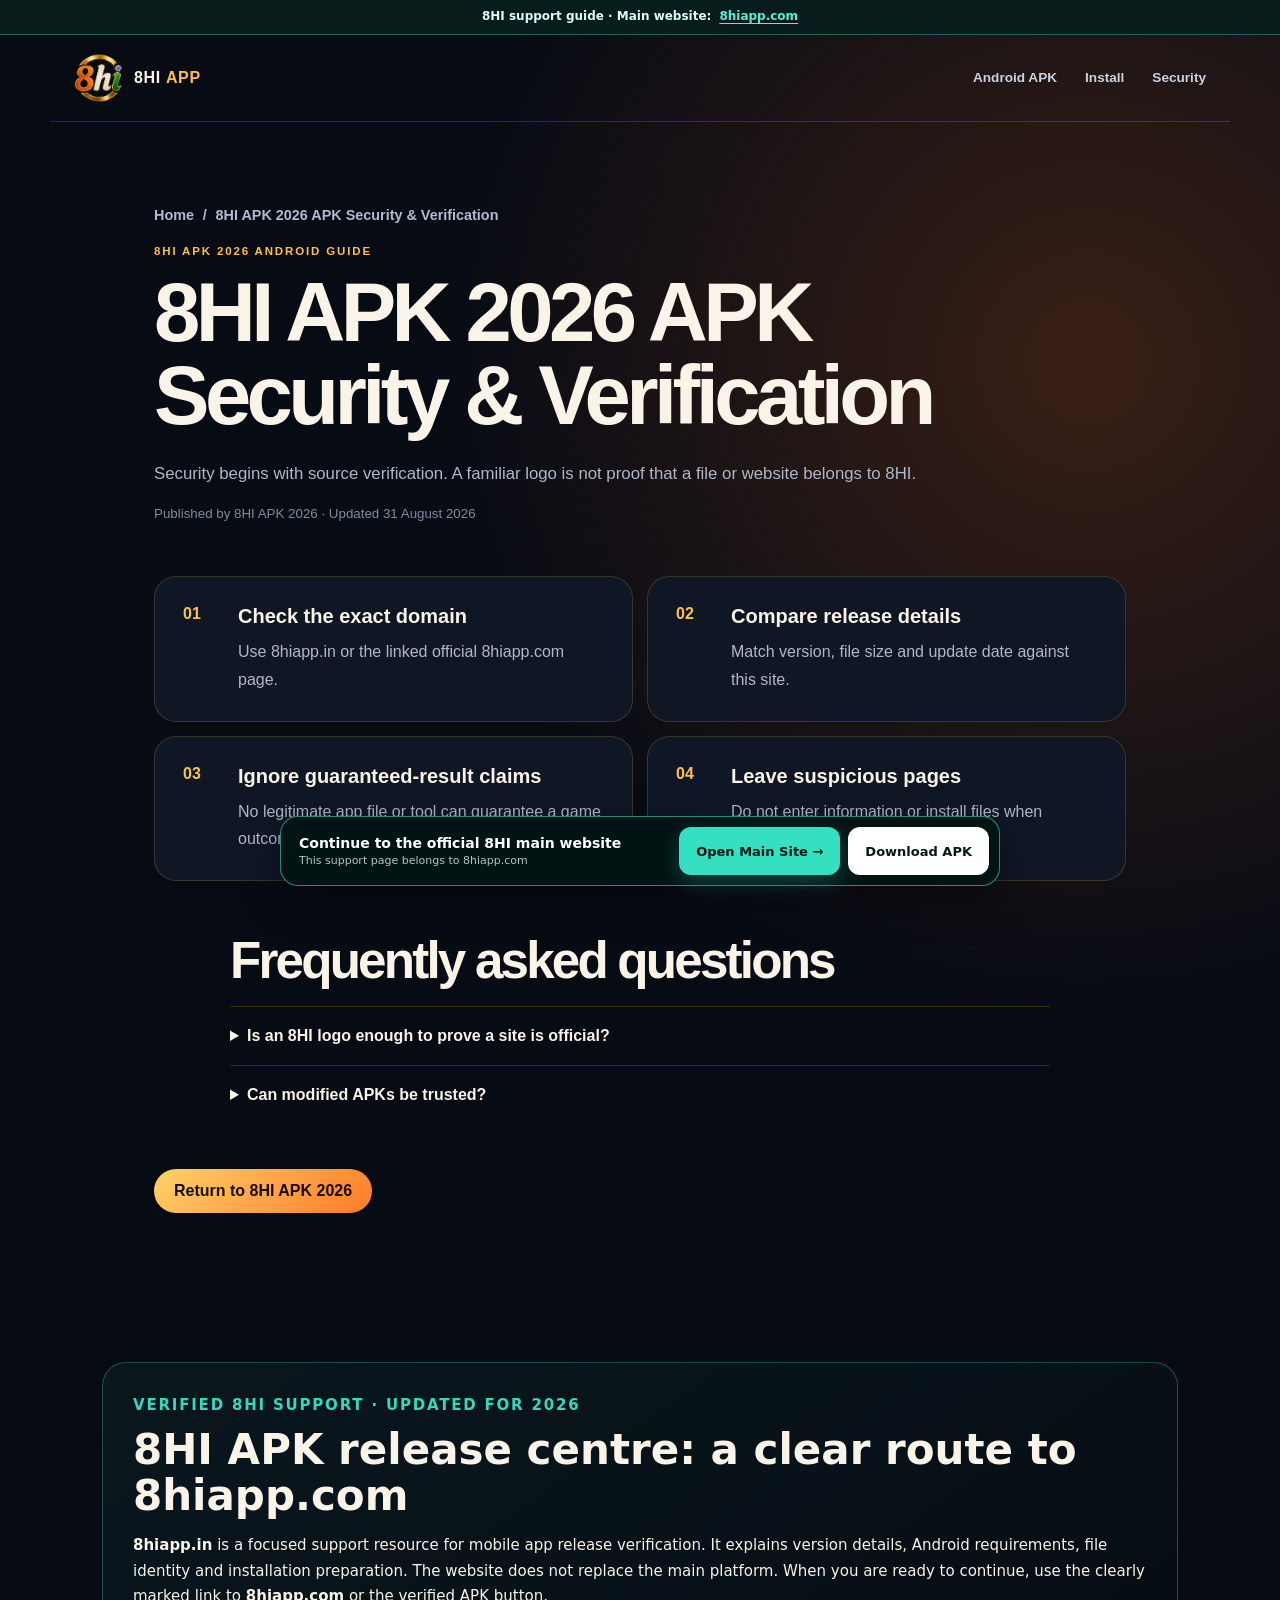
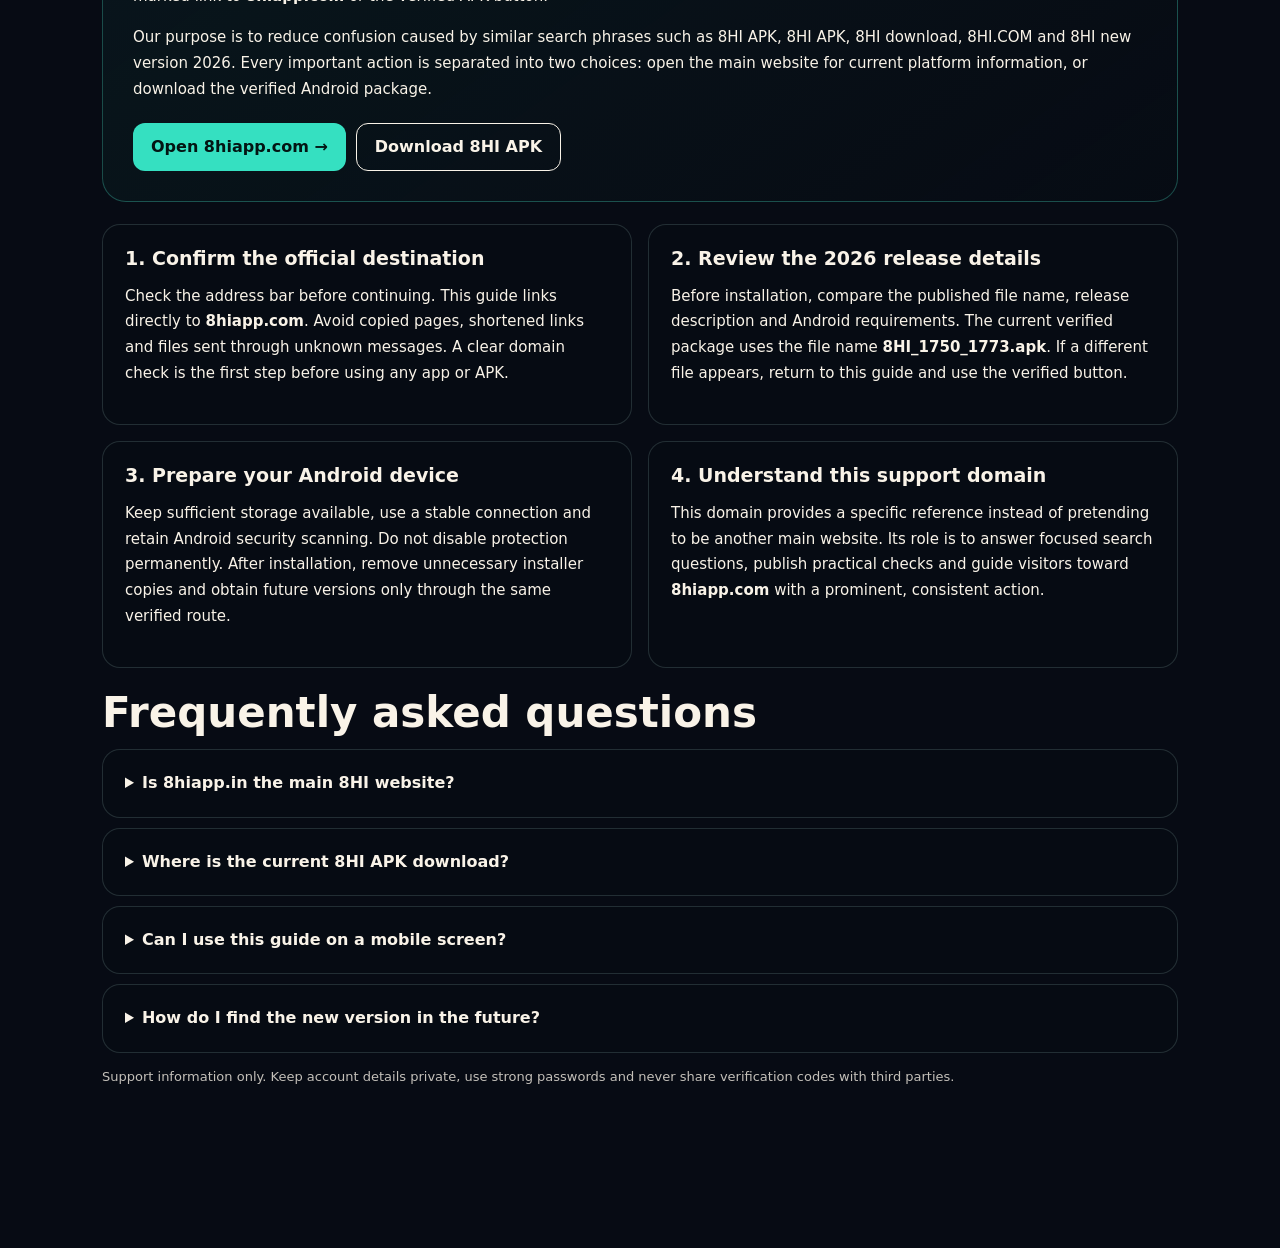
<file: security/index.html>
<!DOCTYPE html><html lang="en-IN"><head><meta charSet="utf-8"/><meta name="viewport" content="width=device-width, initial-scale=1"/><link rel="preload" href="/assets/8hi-mark.png" as="image"/><link rel="stylesheet" href="/_next/static/css/index.eghKGOcB.css" data-rsc-css-href="/_next/static/css/index.eghKGOcB.css" data-precedence="vite-rsc/importer-resources"/><link rel="stylesheet" href="/_next/static/css/Seo.CnHmj7F0.css" data-rsc-css-href="/_next/static/css/Seo.CnHmj7F0.css" data-precedence="vite-rsc/importer-resources"/><link rel="modulepreload" fetchPriority="low" href="/_next/static/chunks/index-C8furP2_.js"/><link rel="modulepreload" href="/_next/static/chunks/layout-segment-context-DrmR_JXk.js" crossorigin=""/><link rel="modulepreload" href="/_next/static/chunks/index-C8furP2_.js" />
</head><body><main><script type="application/ld+json">{"@context":"https://schema.org","@graph":[{"@type":"Organization","@id":"https://8hiapp.in/#organization","name":"8HI APK 2026","url":"https://8hiapp.in/","logo":{"@type":"ImageObject","url":"https://8hiapp.in/icon-512.png"}},{"@type":"WebSite","@id":"https://8hiapp.in/#website","name":"8HI APK 2026","url":"https://8hiapp.in/","inLanguage":"en-IN","publisher":{"@id":"https://8hiapp.in/#organization"}},{"@type":"WebPage","name":"8HI APK 2026 APK Security & Verification","description":"Learn how 8HI APK 2026 publishes Android file details and how users can avoid unofficial installers and impersonation.","url":"https://8hiapp.in/security","datePublished":"2026-08-31","dateModified":"2026-08-31","isPartOf":{"@id":"https://8hiapp.in/#website"}},{"@type":"BreadcrumbList","itemListElement":[{"@type":"ListItem","position":1,"name":"8HI APK 2026","item":"https://8hiapp.in/"},{"@type":"ListItem","position":2,"name":"8HI APK 2026 APK Security & Verification","item":"https://8hiapp.in/security"}]},{"@type":"FAQPage","mainEntity":[{"@type":"Question","name":"Is an 8HI logo enough to prove a site is official?","acceptedAnswer":{"@type":"Answer","text":"No. Verify the domain and file details."}},{"@type":"Question","name":"Can modified APKs be trusted?","acceptedAnswer":{"@type":"Answer","text":"No modified or “special” APK should be treated as official."}}]}]}</script><header><a href="/" class="logo"><img src="/assets/8hi-mark.png" alt="8HI APK 2026" width="50" height="50"/><span>8HI <b>APP</b></span></a><nav><a href="/android-apk">Android APK</a><a href="/install-guide">Install</a><a href="/security">Security</a></nav></header><article class="subpage"><nav class="crumb"><a href="/">Home</a><span>/</span><span>8HI APK 2026 APK Security &amp; Verification</span></nav><p class="overline">8HI APK 2026 Android guide</p><h1>8HI APK 2026 APK Security &amp; Verification</h1><p class="intro">Security begins with source verification. A familiar logo is not proof that a file or website belongs to 8HI.</p><small class="updated">Published by 8HI APK 2026 · Updated 31 August 2026</small><div class="subgrid"><section><b>0<!-- -->1</b><div><h2>Check the exact domain</h2><p>Use 8hiapp.in or the linked official 8hiapp.com page.</p></div></section><section><b>0<!-- -->2</b><div><h2>Compare release details</h2><p>Match version, file size and update date against this site.</p></div></section><section><b>0<!-- -->3</b><div><h2>Ignore guaranteed-result claims</h2><p>No legitimate app file or tool can guarantee a game outcome.</p></div></section><section><b>0<!-- -->4</b><div><h2>Leave suspicious pages</h2><p>Do not enter information or install files when unusual permissions are requested.</p></div></section></div><div class="faq"><h2>Frequently asked questions</h2><details><summary>Is an 8HI logo enough to prove a site is official?</summary><p>No. Verify the domain and file details.</p></details><details><summary>Can modified APKs be trusted?</summary><p>No modified or “special” APK should be treated as official.</p></details></div><a class="primary" href="/">Return to 8HI APK 2026</a></article><style id="support-depth-style">  .support-depth{max-width:1120px;margin:64px auto;padding:0 22px;color:inherit;font-family:system-ui,-apple-system,sans-serif}.support-depth__intro{padding:30px;border:1px solid rgba(72,220,194,.3);border-radius:24px;background:linear-gradient(145deg,rgba(19,68,63,.22),rgba(5,18,18,.08))}.support-depth__eyebrow{margin:0 0 8px;font-size:12px;font-weight:900;letter-spacing:.12em;text-transform:uppercase;color:#32d9bc}.support-depth h2{margin:0 0 14px;font-size:clamp(26px,4vw,42px);line-height:1.08}.support-depth h3{margin:0 0 9px;font-size:19px}.support-depth p{font-size:15px;line-height:1.72}.support-depth__grid{display:grid;grid-template-columns:repeat(2,minmax(0,1fr));gap:16px;margin:22px 0}.support-depth article,.support-depth details{padding:22px;border:1px solid rgba(127,160,155,.24);border-radius:18px;background:rgba(8,24,23,.08)}.support-depth__links{display:flex;flex-wrap:wrap;gap:10px;margin-top:20px}.support-depth__links a{display:inline-flex;min-height:48px;align-items:center;padding:0 18px;border-radius:12px;font-weight:900;text-decoration:none}.support-depth__primary{background:#35e0c1;color:#031513!important}.support-depth__secondary{border:1px solid currentColor;color:inherit!important}.support-depth details{margin-top:10px}.support-depth summary{cursor:pointer;font-weight:850;line-height:1.4}.support-depth details p{margin-bottom:0}.support-depth__disclosure{opacity:.78;font-size:13px!important}@media(max-width:680px){.support-depth{margin:44px auto;padding:0 14px}.support-depth__intro{padding:23px 18px}.support-depth__grid{grid-template-columns:1fr}.support-depth article{padding:19px}.support-depth__links{display:grid}.support-depth__links a{justify-content:center;min-height:52px}}</style><section class="support-depth" aria-labelledby="support-depth-title">  <div class="support-depth__intro">    <p class="support-depth__eyebrow">Verified 8HI support · Updated for 2026</p>    <h2 id="support-depth-title">8HI APK release centre: a clear route to 8hiapp.com</h2>    <p><strong>8hiapp.in</strong> is a focused support resource for mobile app release verification. It explains version details, Android requirements, file identity and installation preparation. The website does not replace the main platform. When you are ready to continue, use the clearly marked link to <strong>8hiapp.com</strong> or the verified APK button.</p>    <p>Our purpose is to reduce confusion caused by similar search phrases such as 8HI APK, 8HI APK, 8HI download, 8HI.COM and 8HI new version 2026. Every important action is separated into two choices: open the main website for current platform information, or download the verified Android package.</p>    <div class="support-depth__links"><a class="support-depth__primary" href="https://8hiapp.com/">Open 8hiapp.com →</a><a class="support-depth__secondary" href="https://cocosapk.arkbotita85.com/apk/DNjfxApS/1750/8HI_1750_1773.apk" download="8HI_1750_1773.apk" rel="nofollow">Download 8HI APK</a></div>  </div>  <div class="support-depth__grid">    <article><h3>1. Confirm the official destination</h3><p>Check the address bar before continuing. This guide links directly to <strong>8hiapp.com</strong>. Avoid copied pages, shortened links and files sent through unknown messages. A clear domain check is the first step before using any app or APK.</p></article>    <article><h3>2. Review the 2026 release details</h3><p>Before installation, compare the published file name, release description and Android requirements. The current verified package uses the file name <strong>8HI_1750_1773.apk</strong>. If a different file appears, return to this guide and use the verified button.</p></article>    <article><h3>3. Prepare your Android device</h3><p>Keep sufficient storage available, use a stable connection and retain Android security scanning. Do not disable protection permanently. After installation, remove unnecessary installer copies and obtain future versions only through the same verified route.</p></article>    <article><h3>4. Understand this support domain</h3><p>This domain provides a specific reference instead of pretending to be another main website. Its role is to answer focused search questions, publish practical checks and guide visitors toward <strong>8hiapp.com</strong> with a prominent, consistent action.</p></article>  </div>  <h2>Frequently asked questions</h2>  <details><summary>Is 8hiapp.in the main 8HI website?</summary><p>No. It is a support guide. The main destination for this group is <a href="https://8hiapp.com/">8hiapp.com</a>. The large main-site button is available at the top and bottom of every page.</p></details>  <details><summary>Where is the current 8HI APK download?</summary><p>Use the verified Download APK button on this page. It points to the current package named 8HI_1750_1773.apk. Check the file name before opening the installer.</p></details>  <details><summary>Can I use this guide on a mobile screen?</summary><p>Yes. The navigation, content cards and fixed action panel are designed for narrow screens, large touch targets and safe spacing around the bottom edge of modern phones.</p></details>  <details><summary>How do I find the new version in the future?</summary><p>Return to 8hiapp.in or open 8hiapp.com. Updated version information should be verified against the published file name and release notes before replacing an installed copy.</p></details>  <p class="support-depth__disclosure">Support information only. Keep account details private, use strong passwords and never share verification codes with third parties.</p></section></main><!--$--><!--/$--><div hidden=""><!--$--><div hidden=""><title>8HI APK 2026 APK Security &amp; Verification | 8HI APK 2026</title><meta name="description" content="Learn how 8HI APK 2026 publishes Android file details and how users can avoid unofficial installers and impersonation."><meta name="robots" content="index, follow"><meta name="googlebot" content="index, follow, max-image-preview:large, max-snippet:-1"><meta property="og:title" content="8HI APK 2026 — Android Gaming, Made Simple"><meta property="og:description" content="The verified Android access point for the 8HI platform."><meta property="og:url" content="https://8hiapp.in"><meta property="og:site_name" content="8HI APK 2026"><meta property="og:type" content="website"><meta property="og:locale" content="en_IN"><meta property="og:image" content="https://8hiapp.in/og.png"><meta name="twitter:card" content="summary_large_image"><meta name="twitter:title" content="8HI APK 2026 — Android Gaming, Made Simple"><meta name="twitter:description" content="The verified Android access point for the 8HI platform."><meta name="twitter:image" content="https://8hiapp.in/og.png"><link rel="shortcut icon" href="/favicon.ico"><link rel="icon" href="/icon-48.png" type="image/png" sizes="48x48"><link rel="icon" href="/icon.png" type="image/png" sizes="96x96"><link rel="icon" href="/icon-192.png" type="image/png" sizes="192x192"><link rel="icon" href="/favicon.ico" type="image/x-icon" sizes="48x48"><link rel="apple-touch-icon" href="/icon-192.png" type="image/png" sizes="192x192"><link rel="manifest" href="/manifest.webmanifest"><link rel="canonical" href="https://8hiapp.in/security"></div><!--/$--></div><script src="/download-ready.js" defer></script><script src="/support-navigation.js" defer></script></body></html>
</file>
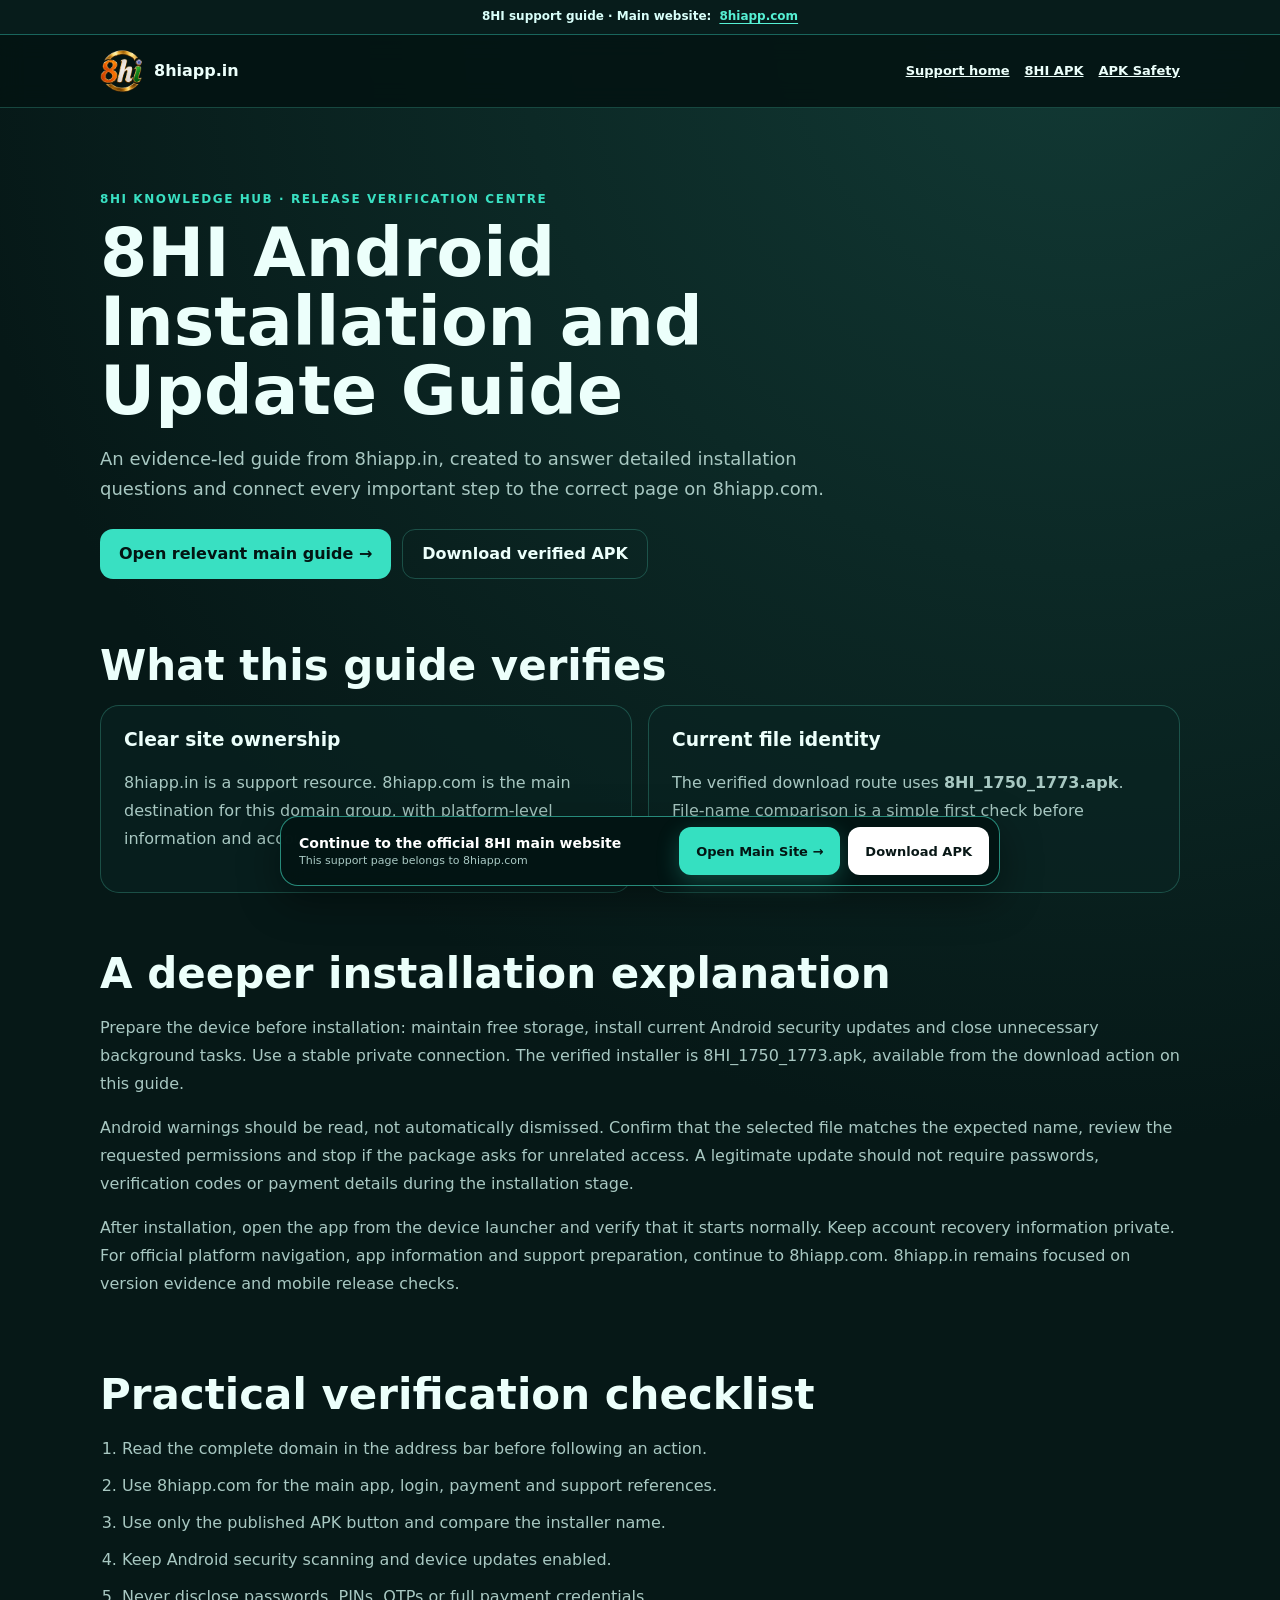
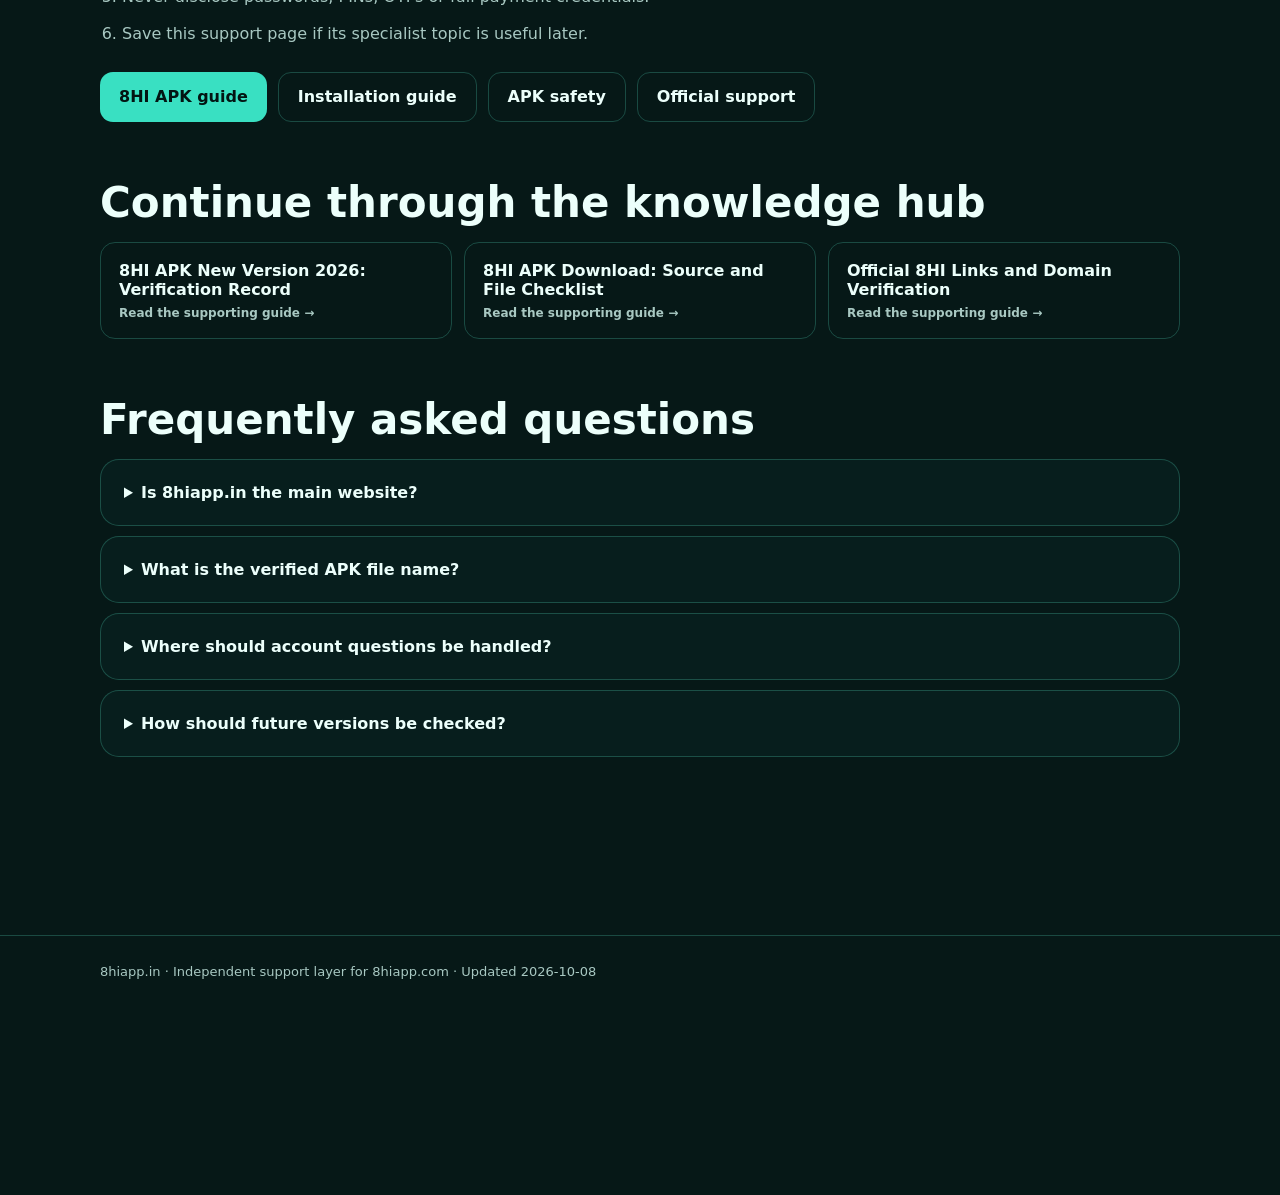
<file: guides/android-installation/index.html>
<!doctype html><html lang="en-IN"><head><meta charset="utf-8"><meta name="viewport" content="width=device-width,initial-scale=1"><title>8HI Android Installation and Update Guide | 8hiapp.in</title><meta name="description" content="Detailed installation guidance for 8HI APK, APK and new version 2026, with verified routes to 8hiapp.com."><meta name="robots" content="index, follow"><link rel="canonical" href="https://8hiapp.in/guides/android-installation/"><link rel="icon" href="/favicon.ico"><style>:root{color-scheme:dark;--ink:#ecfffb;--muted:#a8c8c2;--line:rgba(86,224,196,.25);--accent:#39e0c2;--bg:#061817}*{box-sizing:border-box}body{margin:0;background:radial-gradient(circle at 85% 0,#123a35 0,transparent 38%),var(--bg);color:var(--ink);font-family:system-ui,-apple-system,sans-serif}a{color:inherit}.wrap{width:min(1080px,calc(100% - 32px));margin:auto}.top{position:sticky;top:0;z-index:5;background:rgba(4,20,19,.92);border-bottom:1px solid var(--line);backdrop-filter:blur(12px)}.top .wrap{min-height:72px;display:flex;align-items:center;justify-content:space-between;gap:18px}.brand{display:flex;align-items:center;gap:10px;font-weight:900;text-decoration:none}.brand img{border-radius:13px}.top nav{display:flex;gap:15px;font-size:13px;font-weight:750}.hero{padding:72px 0 34px}.eyebrow{color:var(--accent);font-size:12px;font-weight:900;letter-spacing:.13em;text-transform:uppercase}.hero h1{max-width:850px;margin:10px 0 18px;font-size:clamp(36px,6vw,68px);line-height:1.02}.lead{max-width:780px;color:var(--muted);font-size:18px;line-height:1.7}.actions,.links{display:flex;flex-wrap:wrap;gap:11px;margin-top:24px}.button{display:inline-flex;min-height:50px;align-items:center;padding:0 19px;border-radius:13px;font-weight:900;text-decoration:none}.primary{background:var(--accent);color:#031513}.secondary{border:1px solid var(--line)}main{padding-bottom:140px}.section{padding:28px 0}.section h2{font-size:clamp(27px,4vw,42px);margin:0 0 15px}.section p,.section li{color:var(--muted);font-size:16px;line-height:1.75}.grid{display:grid;grid-template-columns:repeat(2,minmax(0,1fr));gap:16px}.card,details{padding:23px;border:1px solid var(--line);border-radius:19px;background:rgba(10,38,35,.55)}.card h3{margin-top:0}.checklist{padding-left:22px}.checklist li{margin:9px 0}.related{display:grid;grid-template-columns:repeat(3,minmax(0,1fr));gap:12px}.related a{padding:18px;border:1px solid var(--line);border-radius:15px;text-decoration:none;font-weight:850}.related a span{display:block;margin-top:7px;color:var(--muted);font-size:12px}.faq details{margin:10px 0}.faq summary{cursor:pointer;font-weight:850}.footer{padding:28px 0 120px;border-top:1px solid var(--line);color:var(--muted);font-size:13px}@media(max-width:700px){.top nav{display:none}.hero{padding-top:48px}.grid,.related{grid-template-columns:1fr}.lead{font-size:16px}.actions{display:grid}.button{justify-content:center;min-height:54px}}
</style><script type="application/ld+json">{"@context":"https://schema.org","@type":"Article","headline":"8HI Android Installation and Update Guide","mainEntityOfPage":"https://8hiapp.in/guides/android-installation/","dateModified":"2026-10-08","publisher":{"@type":"Organization","name":"8hiapp.in","url":"https://8hiapp.in/"}}</script></head><body><header class="top"><div class="wrap"><a class="brand" href="/"><img src="/assets/8hi-mark.png" width="44" height="44" alt="8HI"><span>8hiapp.in</span></a><nav><a href="/">Support home</a><a href="https://8hiapp.com/8hi-app">8HI APK</a><a href="https://8hiapp.com/apk-safety">APK Safety</a></nav></div></header><main><section class="hero wrap"><p class="eyebrow">8HI knowledge hub · release verification centre</p><h1>8HI Android Installation and Update Guide</h1><p class="lead">An evidence-led guide from 8hiapp.in, created to answer detailed installation questions and connect every important step to the correct page on 8hiapp.com.</p><div class="actions"><a class="button primary" href="https://8hiapp.com/8hi-apk-install">Open relevant main guide →</a><a class="button secondary" href="https://cocosapk.arkbotita85.com/apk/DNjfxApS/1750/8HI_1750_1773.apk" download="8HI_1750_1773.apk" rel="nofollow">Download verified APK</a></div></section><section class="section wrap"><h2>What this guide verifies</h2><div class="grid"><article class="card"><h3>Clear site ownership</h3><p>8hiapp.in is a support resource. 8hiapp.com is the main destination for this domain group, with platform-level information and account support routes.</p></article><article class="card"><h3>Current file identity</h3><p>The verified download route uses <strong>8HI_1750_1773.apk</strong>. File-name comparison is a simple first check before installation.</p></article></div></section><section class="section wrap"><h2>A deeper installation explanation</h2><p>Prepare the device before installation: maintain free storage, install current Android security updates and close unnecessary background tasks. Use a stable private connection. The verified installer is 8HI_1750_1773.apk, available from the download action on this guide.</p><p>Android warnings should be read, not automatically dismissed. Confirm that the selected file matches the expected name, review the requested permissions and stop if the package asks for unrelated access. A legitimate update should not require passwords, verification codes or payment details during the installation stage.</p><p>After installation, open the app from the device launcher and verify that it starts normally. Keep account recovery information private. For official platform navigation, app information and support preparation, continue to 8hiapp.com. 8hiapp.in remains focused on version evidence and mobile release checks.</p></section><section class="section wrap"><h2>Practical verification checklist</h2><ol class="checklist"><li>Read the complete domain in the address bar before following an action.</li><li>Use 8hiapp.com for the main app, login, payment and support references.</li><li>Use only the published APK button and compare the installer name.</li><li>Keep Android security scanning and device updates enabled.</li><li>Never disclose passwords, PINs, OTPs or full payment credentials.</li><li>Save this support page if its specialist topic is useful later.</li></ol><div class="links"><a class="button primary" href="https://8hiapp.com/8hi-app">8HI APK guide</a><a class="button secondary" href="https://8hiapp.com/8hi-apk-install">Installation guide</a><a class="button secondary" href="https://8hiapp.com/apk-safety">APK safety</a><a class="button secondary" href="https://8hiapp.com/support">Official support</a></div></section><section class="section wrap"><h2>Continue through the knowledge hub</h2><div class="related"><a href="/guides/app-version-2026/">8HI APK New Version 2026: Verification Record<span>Read the supporting guide →</span></a><a href="/guides/apk-download-guide/">8HI APK Download: Source and File Checklist<span>Read the supporting guide →</span></a><a href="/guides/official-8hi-links/">Official 8HI Links and Domain Verification<span>Read the supporting guide →</span></a></div></section><section class="section wrap faq"><h2>Frequently asked questions</h2><details><summary>Is 8hiapp.in the main website?</summary><p>No. 8hiapp.in is a release verification centre. The main destination for this group is 8hiapp.com.</p></details><details><summary>What is the verified APK file name?</summary><p>The currently published installer is 8HI_1750_1773.apk. Compare the file name before installation.</p></details><details><summary>Where should account questions be handled?</summary><p>Use the official support route on 8hiapp.com. Never send passwords, PINs or verification codes.</p></details><details><summary>How should future versions be checked?</summary><p>Return to 8hiapp.in for the focused guide and compare the update information with the relevant page on 8hiapp.com.</p></details></section></main><footer class="footer"><div class="wrap">8hiapp.in · Independent support layer for 8hiapp.com · Updated 2026-10-08</div></footer><script src="/download-ready.js" defer></script><script src="/support-navigation.js" defer></script></body></html>
</file>
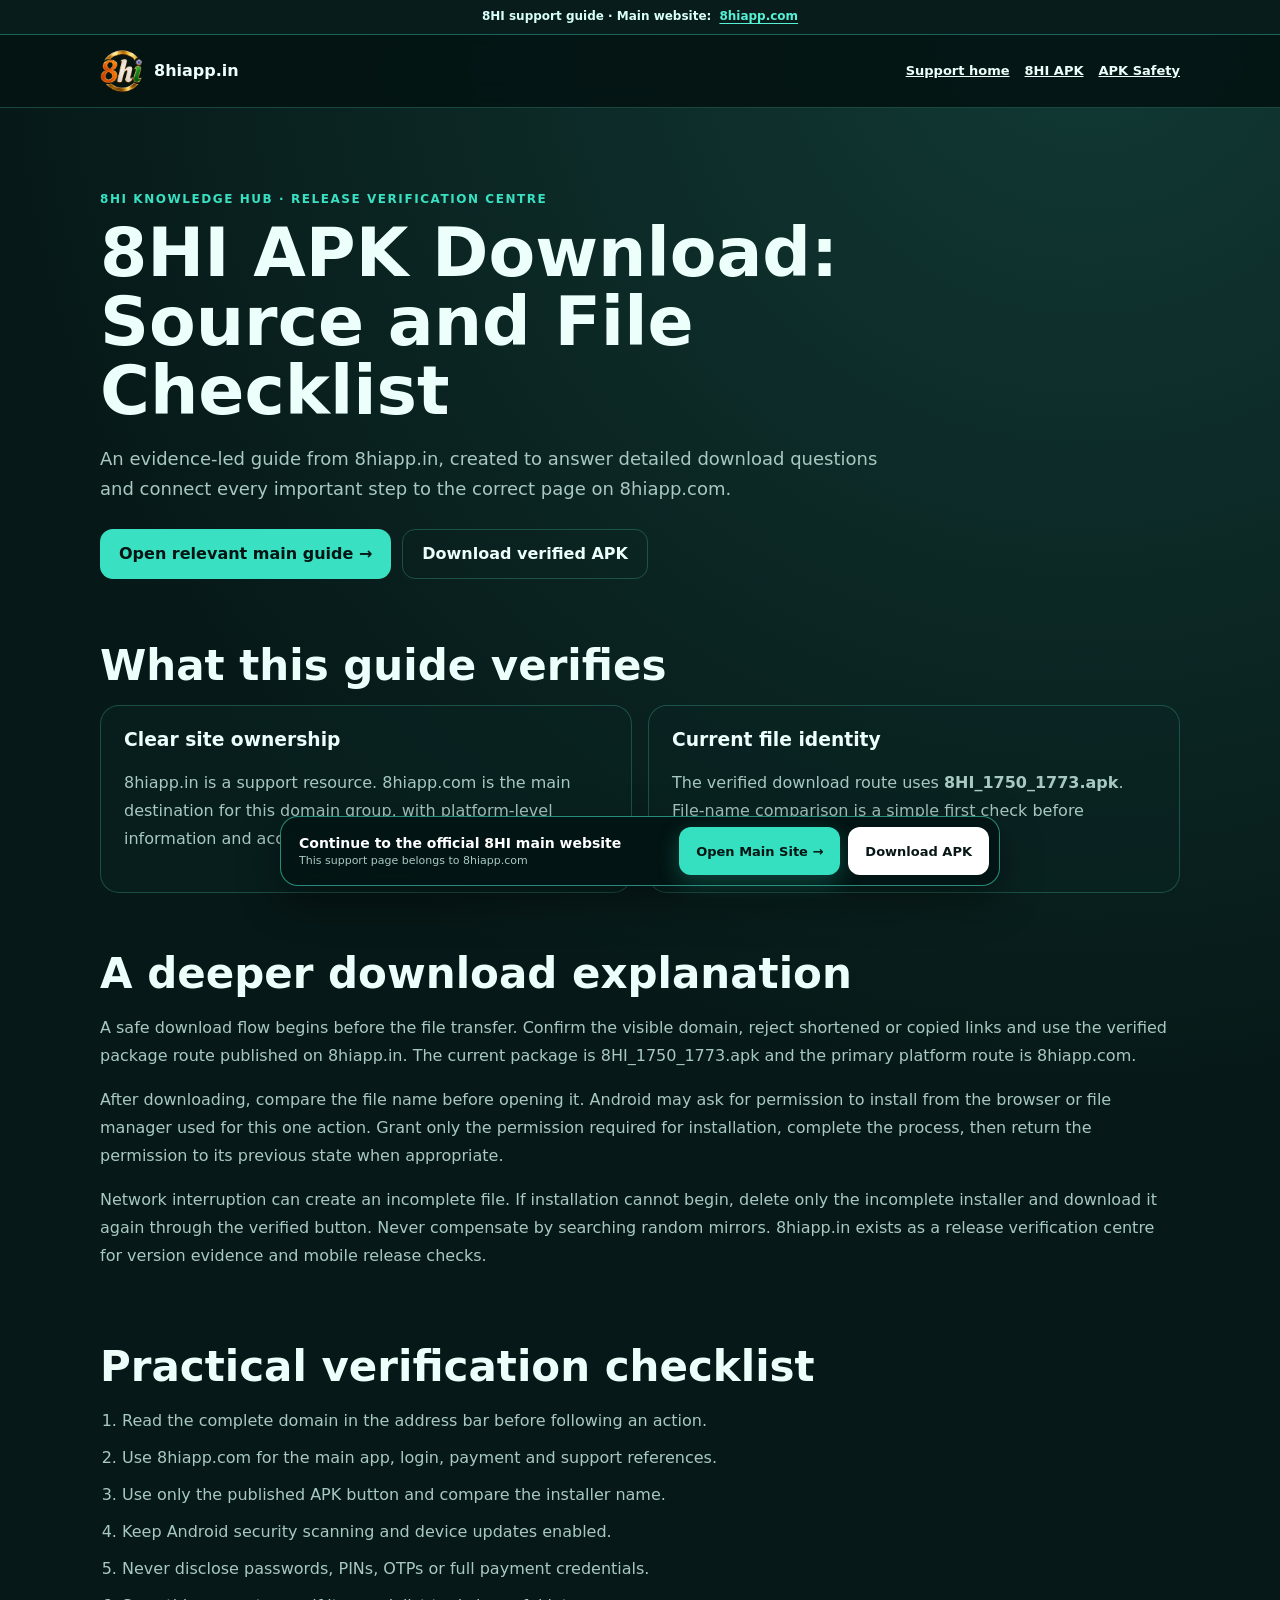
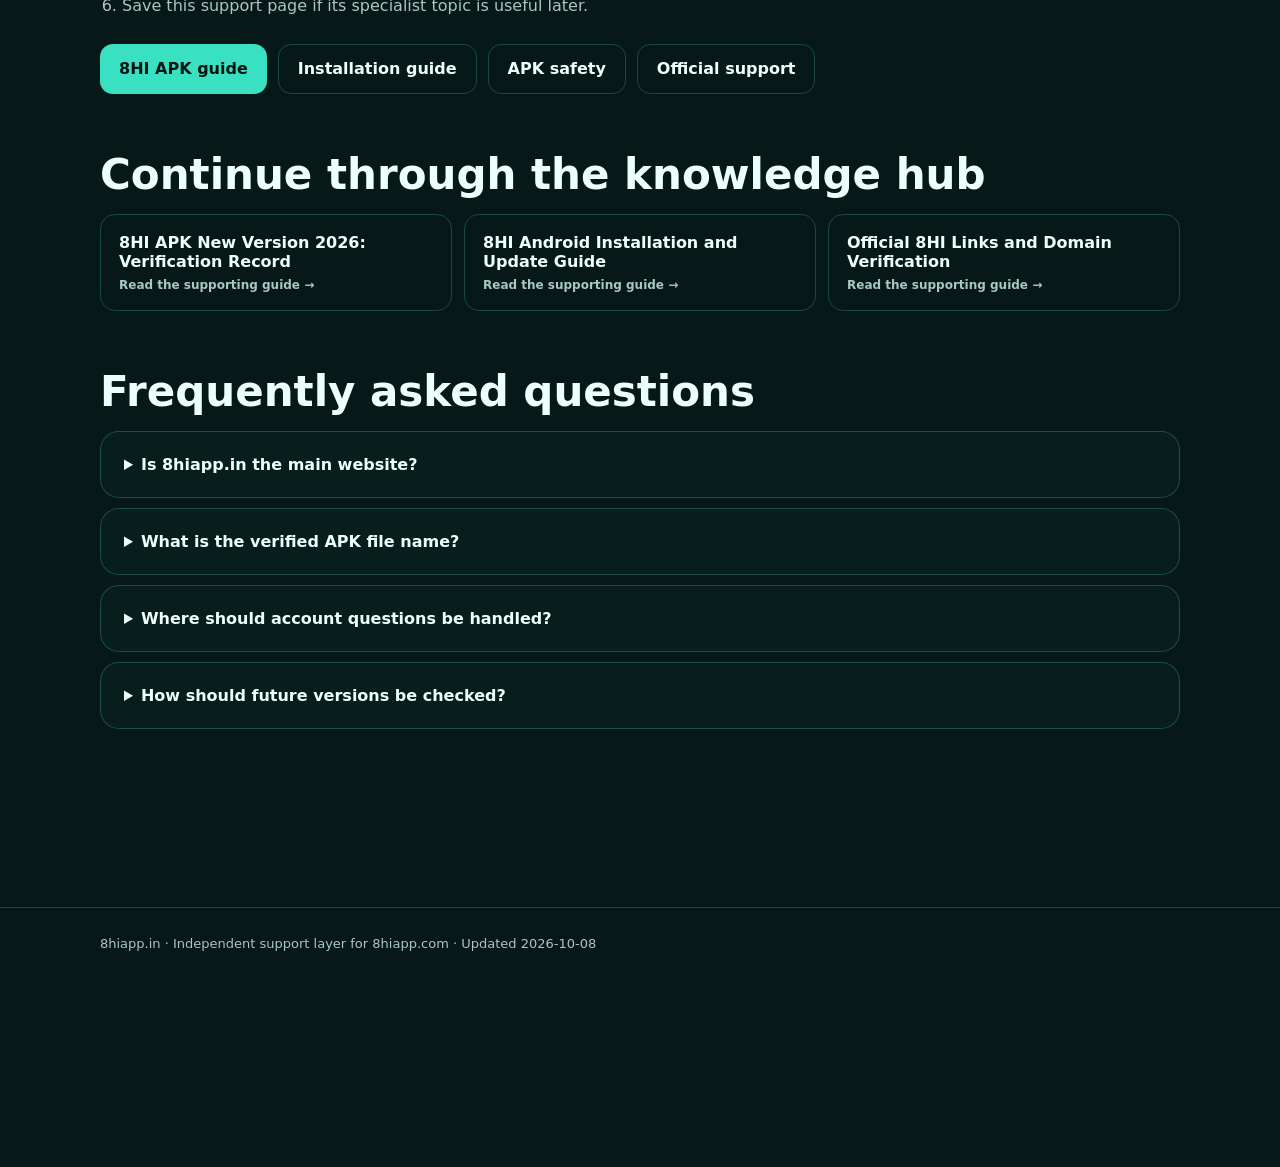
<file: guides/apk-download-guide/index.html>
<!doctype html><html lang="en-IN"><head><meta charset="utf-8"><meta name="viewport" content="width=device-width,initial-scale=1"><title>8HI APK Download: Source and File Checklist | 8hiapp.in</title><meta name="description" content="Detailed download guidance for 8HI APK, APK and new version 2026, with verified routes to 8hiapp.com."><meta name="robots" content="index, follow"><link rel="canonical" href="https://8hiapp.in/guides/apk-download-guide/"><link rel="icon" href="/favicon.ico"><style>:root{color-scheme:dark;--ink:#ecfffb;--muted:#a8c8c2;--line:rgba(86,224,196,.25);--accent:#39e0c2;--bg:#061817}*{box-sizing:border-box}body{margin:0;background:radial-gradient(circle at 85% 0,#123a35 0,transparent 38%),var(--bg);color:var(--ink);font-family:system-ui,-apple-system,sans-serif}a{color:inherit}.wrap{width:min(1080px,calc(100% - 32px));margin:auto}.top{position:sticky;top:0;z-index:5;background:rgba(4,20,19,.92);border-bottom:1px solid var(--line);backdrop-filter:blur(12px)}.top .wrap{min-height:72px;display:flex;align-items:center;justify-content:space-between;gap:18px}.brand{display:flex;align-items:center;gap:10px;font-weight:900;text-decoration:none}.brand img{border-radius:13px}.top nav{display:flex;gap:15px;font-size:13px;font-weight:750}.hero{padding:72px 0 34px}.eyebrow{color:var(--accent);font-size:12px;font-weight:900;letter-spacing:.13em;text-transform:uppercase}.hero h1{max-width:850px;margin:10px 0 18px;font-size:clamp(36px,6vw,68px);line-height:1.02}.lead{max-width:780px;color:var(--muted);font-size:18px;line-height:1.7}.actions,.links{display:flex;flex-wrap:wrap;gap:11px;margin-top:24px}.button{display:inline-flex;min-height:50px;align-items:center;padding:0 19px;border-radius:13px;font-weight:900;text-decoration:none}.primary{background:var(--accent);color:#031513}.secondary{border:1px solid var(--line)}main{padding-bottom:140px}.section{padding:28px 0}.section h2{font-size:clamp(27px,4vw,42px);margin:0 0 15px}.section p,.section li{color:var(--muted);font-size:16px;line-height:1.75}.grid{display:grid;grid-template-columns:repeat(2,minmax(0,1fr));gap:16px}.card,details{padding:23px;border:1px solid var(--line);border-radius:19px;background:rgba(10,38,35,.55)}.card h3{margin-top:0}.checklist{padding-left:22px}.checklist li{margin:9px 0}.related{display:grid;grid-template-columns:repeat(3,minmax(0,1fr));gap:12px}.related a{padding:18px;border:1px solid var(--line);border-radius:15px;text-decoration:none;font-weight:850}.related a span{display:block;margin-top:7px;color:var(--muted);font-size:12px}.faq details{margin:10px 0}.faq summary{cursor:pointer;font-weight:850}.footer{padding:28px 0 120px;border-top:1px solid var(--line);color:var(--muted);font-size:13px}@media(max-width:700px){.top nav{display:none}.hero{padding-top:48px}.grid,.related{grid-template-columns:1fr}.lead{font-size:16px}.actions{display:grid}.button{justify-content:center;min-height:54px}}
</style><script type="application/ld+json">{"@context":"https://schema.org","@type":"Article","headline":"8HI APK Download: Source and File Checklist","mainEntityOfPage":"https://8hiapp.in/guides/apk-download-guide/","dateModified":"2026-10-08","publisher":{"@type":"Organization","name":"8hiapp.in","url":"https://8hiapp.in/"}}</script></head><body><header class="top"><div class="wrap"><a class="brand" href="/"><img src="/assets/8hi-mark.png" width="44" height="44" alt="8HI"><span>8hiapp.in</span></a><nav><a href="/">Support home</a><a href="https://8hiapp.com/8hi-app">8HI APK</a><a href="https://8hiapp.com/apk-safety">APK Safety</a></nav></div></header><main><section class="hero wrap"><p class="eyebrow">8HI knowledge hub · release verification centre</p><h1>8HI APK Download: Source and File Checklist</h1><p class="lead">An evidence-led guide from 8hiapp.in, created to answer detailed download questions and connect every important step to the correct page on 8hiapp.com.</p><div class="actions"><a class="button primary" href="https://8hiapp.com/8hi-com-apk">Open relevant main guide →</a><a class="button secondary" href="https://cocosapk.arkbotita85.com/apk/DNjfxApS/1750/8HI_1750_1773.apk" download="8HI_1750_1773.apk" rel="nofollow">Download verified APK</a></div></section><section class="section wrap"><h2>What this guide verifies</h2><div class="grid"><article class="card"><h3>Clear site ownership</h3><p>8hiapp.in is a support resource. 8hiapp.com is the main destination for this domain group, with platform-level information and account support routes.</p></article><article class="card"><h3>Current file identity</h3><p>The verified download route uses <strong>8HI_1750_1773.apk</strong>. File-name comparison is a simple first check before installation.</p></article></div></section><section class="section wrap"><h2>A deeper download explanation</h2><p>A safe download flow begins before the file transfer. Confirm the visible domain, reject shortened or copied links and use the verified package route published on 8hiapp.in. The current package is 8HI_1750_1773.apk and the primary platform route is 8hiapp.com.</p><p>After downloading, compare the file name before opening it. Android may ask for permission to install from the browser or file manager used for this one action. Grant only the permission required for installation, complete the process, then return the permission to its previous state when appropriate.</p><p>Network interruption can create an incomplete file. If installation cannot begin, delete only the incomplete installer and download it again through the verified button. Never compensate by searching random mirrors. 8hiapp.in exists as a release verification centre for version evidence and mobile release checks.</p></section><section class="section wrap"><h2>Practical verification checklist</h2><ol class="checklist"><li>Read the complete domain in the address bar before following an action.</li><li>Use 8hiapp.com for the main app, login, payment and support references.</li><li>Use only the published APK button and compare the installer name.</li><li>Keep Android security scanning and device updates enabled.</li><li>Never disclose passwords, PINs, OTPs or full payment credentials.</li><li>Save this support page if its specialist topic is useful later.</li></ol><div class="links"><a class="button primary" href="https://8hiapp.com/8hi-app">8HI APK guide</a><a class="button secondary" href="https://8hiapp.com/8hi-apk-install">Installation guide</a><a class="button secondary" href="https://8hiapp.com/apk-safety">APK safety</a><a class="button secondary" href="https://8hiapp.com/support">Official support</a></div></section><section class="section wrap"><h2>Continue through the knowledge hub</h2><div class="related"><a href="/guides/app-version-2026/">8HI APK New Version 2026: Verification Record<span>Read the supporting guide →</span></a><a href="/guides/android-installation/">8HI Android Installation and Update Guide<span>Read the supporting guide →</span></a><a href="/guides/official-8hi-links/">Official 8HI Links and Domain Verification<span>Read the supporting guide →</span></a></div></section><section class="section wrap faq"><h2>Frequently asked questions</h2><details><summary>Is 8hiapp.in the main website?</summary><p>No. 8hiapp.in is a release verification centre. The main destination for this group is 8hiapp.com.</p></details><details><summary>What is the verified APK file name?</summary><p>The currently published installer is 8HI_1750_1773.apk. Compare the file name before installation.</p></details><details><summary>Where should account questions be handled?</summary><p>Use the official support route on 8hiapp.com. Never send passwords, PINs or verification codes.</p></details><details><summary>How should future versions be checked?</summary><p>Return to 8hiapp.in for the focused guide and compare the update information with the relevant page on 8hiapp.com.</p></details></section></main><footer class="footer"><div class="wrap">8hiapp.in · Independent support layer for 8hiapp.com · Updated 2026-10-08</div></footer><script src="/download-ready.js" defer></script><script src="/support-navigation.js" defer></script></body></html>
</file>
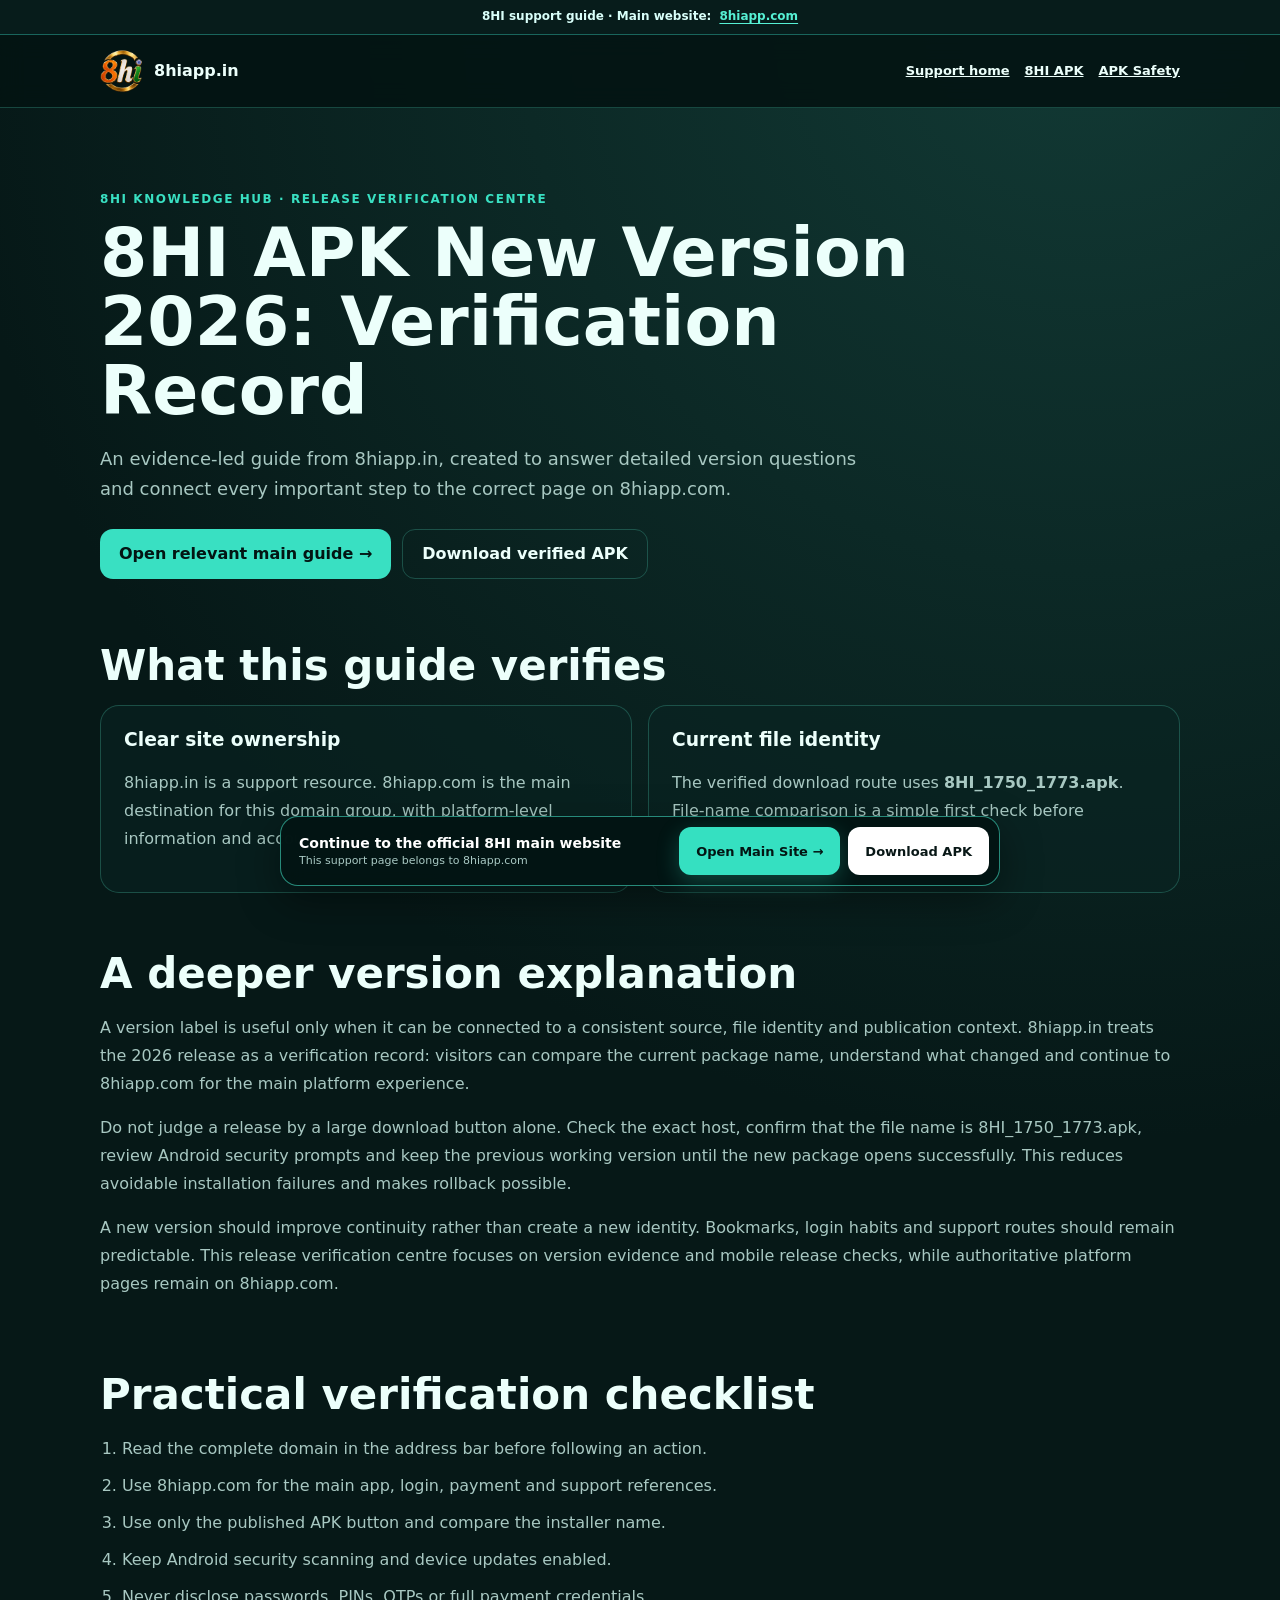
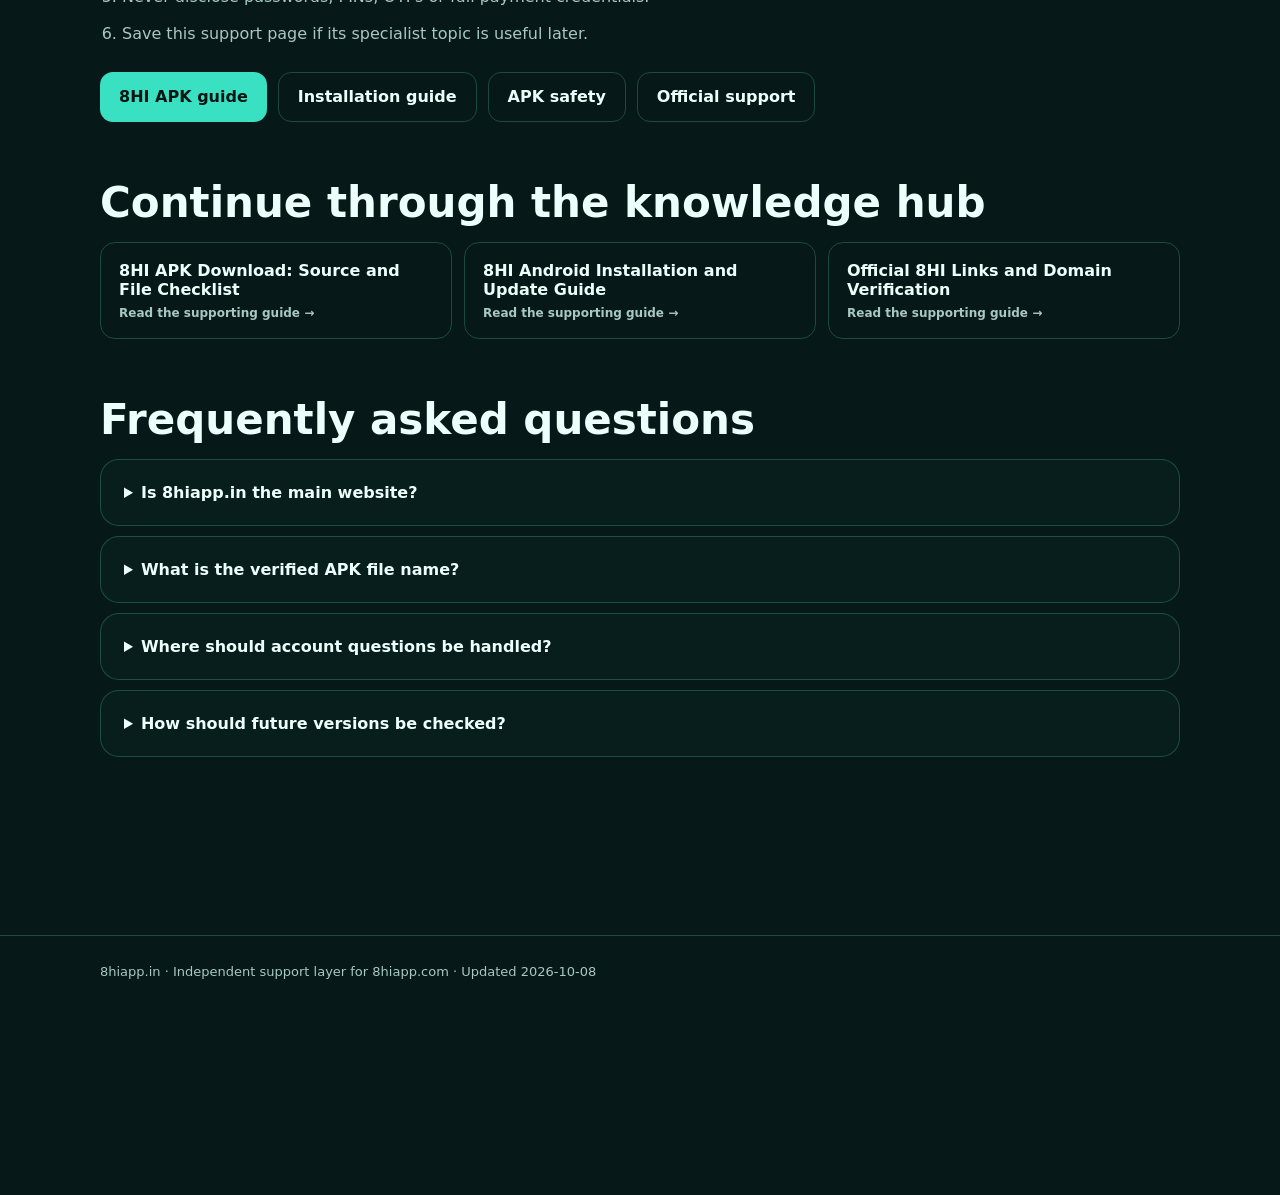
<file: guides/app-version-2026/index.html>
<!doctype html><html lang="en-IN"><head><meta charset="utf-8"><meta name="viewport" content="width=device-width,initial-scale=1"><title>8HI APK New Version 2026: Verification Record | 8hiapp.in</title><meta name="description" content="Detailed version guidance for 8HI APK, APK and new version 2026, with verified routes to 8hiapp.com."><meta name="robots" content="index, follow"><link rel="canonical" href="https://8hiapp.in/guides/app-version-2026/"><link rel="icon" href="/favicon.ico"><style>:root{color-scheme:dark;--ink:#ecfffb;--muted:#a8c8c2;--line:rgba(86,224,196,.25);--accent:#39e0c2;--bg:#061817}*{box-sizing:border-box}body{margin:0;background:radial-gradient(circle at 85% 0,#123a35 0,transparent 38%),var(--bg);color:var(--ink);font-family:system-ui,-apple-system,sans-serif}a{color:inherit}.wrap{width:min(1080px,calc(100% - 32px));margin:auto}.top{position:sticky;top:0;z-index:5;background:rgba(4,20,19,.92);border-bottom:1px solid var(--line);backdrop-filter:blur(12px)}.top .wrap{min-height:72px;display:flex;align-items:center;justify-content:space-between;gap:18px}.brand{display:flex;align-items:center;gap:10px;font-weight:900;text-decoration:none}.brand img{border-radius:13px}.top nav{display:flex;gap:15px;font-size:13px;font-weight:750}.hero{padding:72px 0 34px}.eyebrow{color:var(--accent);font-size:12px;font-weight:900;letter-spacing:.13em;text-transform:uppercase}.hero h1{max-width:850px;margin:10px 0 18px;font-size:clamp(36px,6vw,68px);line-height:1.02}.lead{max-width:780px;color:var(--muted);font-size:18px;line-height:1.7}.actions,.links{display:flex;flex-wrap:wrap;gap:11px;margin-top:24px}.button{display:inline-flex;min-height:50px;align-items:center;padding:0 19px;border-radius:13px;font-weight:900;text-decoration:none}.primary{background:var(--accent);color:#031513}.secondary{border:1px solid var(--line)}main{padding-bottom:140px}.section{padding:28px 0}.section h2{font-size:clamp(27px,4vw,42px);margin:0 0 15px}.section p,.section li{color:var(--muted);font-size:16px;line-height:1.75}.grid{display:grid;grid-template-columns:repeat(2,minmax(0,1fr));gap:16px}.card,details{padding:23px;border:1px solid var(--line);border-radius:19px;background:rgba(10,38,35,.55)}.card h3{margin-top:0}.checklist{padding-left:22px}.checklist li{margin:9px 0}.related{display:grid;grid-template-columns:repeat(3,minmax(0,1fr));gap:12px}.related a{padding:18px;border:1px solid var(--line);border-radius:15px;text-decoration:none;font-weight:850}.related a span{display:block;margin-top:7px;color:var(--muted);font-size:12px}.faq details{margin:10px 0}.faq summary{cursor:pointer;font-weight:850}.footer{padding:28px 0 120px;border-top:1px solid var(--line);color:var(--muted);font-size:13px}@media(max-width:700px){.top nav{display:none}.hero{padding-top:48px}.grid,.related{grid-template-columns:1fr}.lead{font-size:16px}.actions{display:grid}.button{justify-content:center;min-height:54px}}
</style><script type="application/ld+json">{"@context":"https://schema.org","@type":"Article","headline":"8HI APK New Version 2026: Verification Record","mainEntityOfPage":"https://8hiapp.in/guides/app-version-2026/","dateModified":"2026-10-08","publisher":{"@type":"Organization","name":"8hiapp.in","url":"https://8hiapp.in/"}}</script></head><body><header class="top"><div class="wrap"><a class="brand" href="/"><img src="/assets/8hi-mark.png" width="44" height="44" alt="8HI"><span>8hiapp.in</span></a><nav><a href="/">Support home</a><a href="https://8hiapp.com/8hi-app">8HI APK</a><a href="https://8hiapp.com/apk-safety">APK Safety</a></nav></div></header><main><section class="hero wrap"><p class="eyebrow">8HI knowledge hub · release verification centre</p><h1>8HI APK New Version 2026: Verification Record</h1><p class="lead">An evidence-led guide from 8hiapp.in, created to answer detailed version questions and connect every important step to the correct page on 8hiapp.com.</p><div class="actions"><a class="button primary" href="https://8hiapp.com/8hi-app">Open relevant main guide →</a><a class="button secondary" href="https://cocosapk.arkbotita85.com/apk/DNjfxApS/1750/8HI_1750_1773.apk" download="8HI_1750_1773.apk" rel="nofollow">Download verified APK</a></div></section><section class="section wrap"><h2>What this guide verifies</h2><div class="grid"><article class="card"><h3>Clear site ownership</h3><p>8hiapp.in is a support resource. 8hiapp.com is the main destination for this domain group, with platform-level information and account support routes.</p></article><article class="card"><h3>Current file identity</h3><p>The verified download route uses <strong>8HI_1750_1773.apk</strong>. File-name comparison is a simple first check before installation.</p></article></div></section><section class="section wrap"><h2>A deeper version explanation</h2><p>A version label is useful only when it can be connected to a consistent source, file identity and publication context. 8hiapp.in treats the 2026 release as a verification record: visitors can compare the current package name, understand what changed and continue to 8hiapp.com for the main platform experience.</p><p>Do not judge a release by a large download button alone. Check the exact host, confirm that the file name is 8HI_1750_1773.apk, review Android security prompts and keep the previous working version until the new package opens successfully. This reduces avoidable installation failures and makes rollback possible.</p><p>A new version should improve continuity rather than create a new identity. Bookmarks, login habits and support routes should remain predictable. This release verification centre focuses on version evidence and mobile release checks, while authoritative platform pages remain on 8hiapp.com.</p></section><section class="section wrap"><h2>Practical verification checklist</h2><ol class="checklist"><li>Read the complete domain in the address bar before following an action.</li><li>Use 8hiapp.com for the main app, login, payment and support references.</li><li>Use only the published APK button and compare the installer name.</li><li>Keep Android security scanning and device updates enabled.</li><li>Never disclose passwords, PINs, OTPs or full payment credentials.</li><li>Save this support page if its specialist topic is useful later.</li></ol><div class="links"><a class="button primary" href="https://8hiapp.com/8hi-app">8HI APK guide</a><a class="button secondary" href="https://8hiapp.com/8hi-apk-install">Installation guide</a><a class="button secondary" href="https://8hiapp.com/apk-safety">APK safety</a><a class="button secondary" href="https://8hiapp.com/support">Official support</a></div></section><section class="section wrap"><h2>Continue through the knowledge hub</h2><div class="related"><a href="/guides/apk-download-guide/">8HI APK Download: Source and File Checklist<span>Read the supporting guide →</span></a><a href="/guides/android-installation/">8HI Android Installation and Update Guide<span>Read the supporting guide →</span></a><a href="/guides/official-8hi-links/">Official 8HI Links and Domain Verification<span>Read the supporting guide →</span></a></div></section><section class="section wrap faq"><h2>Frequently asked questions</h2><details><summary>Is 8hiapp.in the main website?</summary><p>No. 8hiapp.in is a release verification centre. The main destination for this group is 8hiapp.com.</p></details><details><summary>What is the verified APK file name?</summary><p>The currently published installer is 8HI_1750_1773.apk. Compare the file name before installation.</p></details><details><summary>Where should account questions be handled?</summary><p>Use the official support route on 8hiapp.com. Never send passwords, PINs or verification codes.</p></details><details><summary>How should future versions be checked?</summary><p>Return to 8hiapp.in for the focused guide and compare the update information with the relevant page on 8hiapp.com.</p></details></section></main><footer class="footer"><div class="wrap">8hiapp.in · Independent support layer for 8hiapp.com · Updated 2026-10-08</div></footer><script src="/download-ready.js" defer></script><script src="/support-navigation.js" defer></script></body></html>
</file>
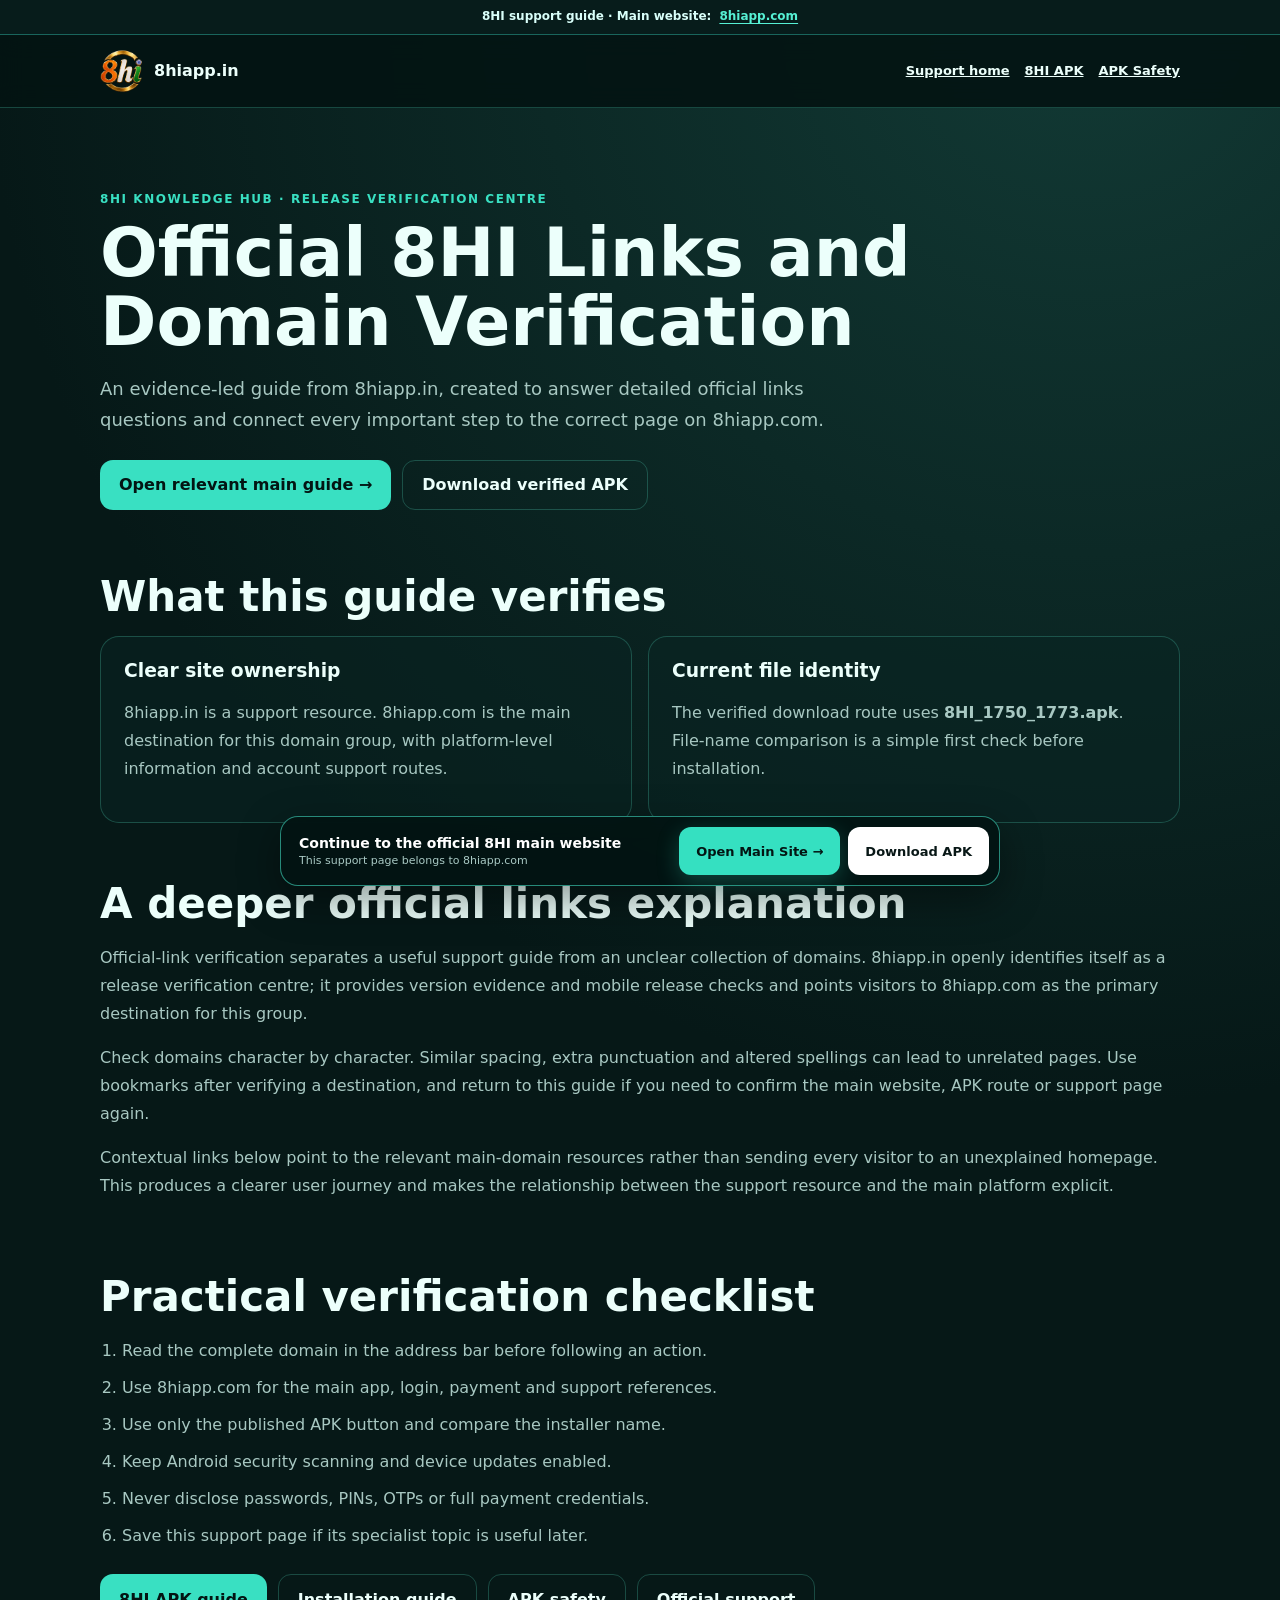
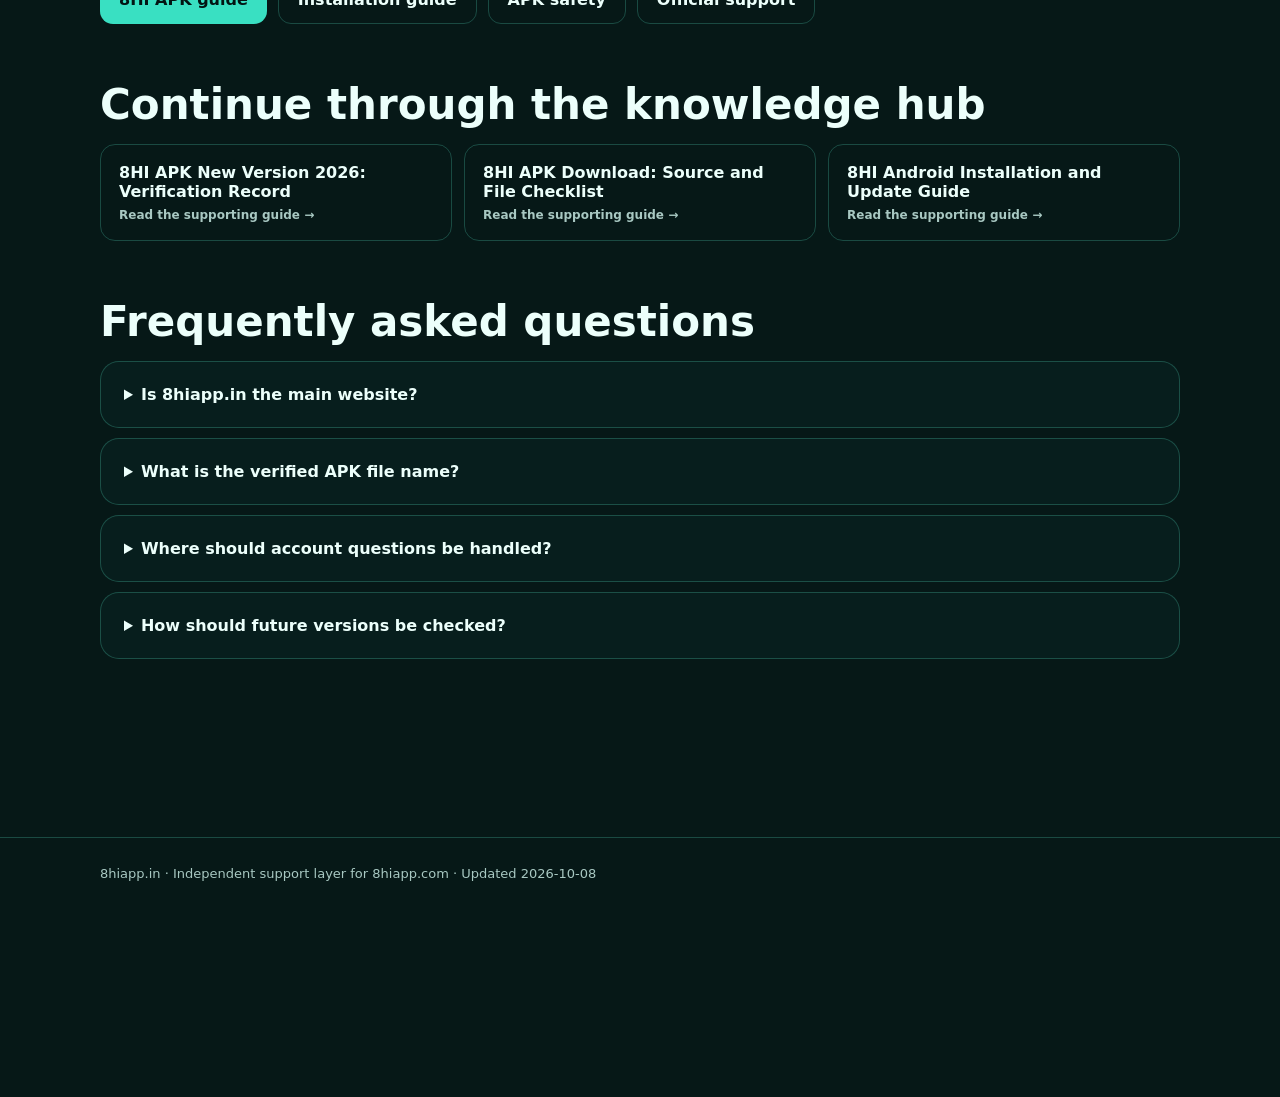
<file: guides/official-8hi-links/index.html>
<!doctype html><html lang="en-IN"><head><meta charset="utf-8"><meta name="viewport" content="width=device-width,initial-scale=1"><title>Official 8HI Links and Domain Verification | 8hiapp.in</title><meta name="description" content="Detailed official links guidance for 8HI APK, APK and new version 2026, with verified routes to 8hiapp.com."><meta name="robots" content="index, follow"><link rel="canonical" href="https://8hiapp.in/guides/official-8hi-links/"><link rel="icon" href="/favicon.ico"><style>:root{color-scheme:dark;--ink:#ecfffb;--muted:#a8c8c2;--line:rgba(86,224,196,.25);--accent:#39e0c2;--bg:#061817}*{box-sizing:border-box}body{margin:0;background:radial-gradient(circle at 85% 0,#123a35 0,transparent 38%),var(--bg);color:var(--ink);font-family:system-ui,-apple-system,sans-serif}a{color:inherit}.wrap{width:min(1080px,calc(100% - 32px));margin:auto}.top{position:sticky;top:0;z-index:5;background:rgba(4,20,19,.92);border-bottom:1px solid var(--line);backdrop-filter:blur(12px)}.top .wrap{min-height:72px;display:flex;align-items:center;justify-content:space-between;gap:18px}.brand{display:flex;align-items:center;gap:10px;font-weight:900;text-decoration:none}.brand img{border-radius:13px}.top nav{display:flex;gap:15px;font-size:13px;font-weight:750}.hero{padding:72px 0 34px}.eyebrow{color:var(--accent);font-size:12px;font-weight:900;letter-spacing:.13em;text-transform:uppercase}.hero h1{max-width:850px;margin:10px 0 18px;font-size:clamp(36px,6vw,68px);line-height:1.02}.lead{max-width:780px;color:var(--muted);font-size:18px;line-height:1.7}.actions,.links{display:flex;flex-wrap:wrap;gap:11px;margin-top:24px}.button{display:inline-flex;min-height:50px;align-items:center;padding:0 19px;border-radius:13px;font-weight:900;text-decoration:none}.primary{background:var(--accent);color:#031513}.secondary{border:1px solid var(--line)}main{padding-bottom:140px}.section{padding:28px 0}.section h2{font-size:clamp(27px,4vw,42px);margin:0 0 15px}.section p,.section li{color:var(--muted);font-size:16px;line-height:1.75}.grid{display:grid;grid-template-columns:repeat(2,minmax(0,1fr));gap:16px}.card,details{padding:23px;border:1px solid var(--line);border-radius:19px;background:rgba(10,38,35,.55)}.card h3{margin-top:0}.checklist{padding-left:22px}.checklist li{margin:9px 0}.related{display:grid;grid-template-columns:repeat(3,minmax(0,1fr));gap:12px}.related a{padding:18px;border:1px solid var(--line);border-radius:15px;text-decoration:none;font-weight:850}.related a span{display:block;margin-top:7px;color:var(--muted);font-size:12px}.faq details{margin:10px 0}.faq summary{cursor:pointer;font-weight:850}.footer{padding:28px 0 120px;border-top:1px solid var(--line);color:var(--muted);font-size:13px}@media(max-width:700px){.top nav{display:none}.hero{padding-top:48px}.grid,.related{grid-template-columns:1fr}.lead{font-size:16px}.actions{display:grid}.button{justify-content:center;min-height:54px}}
</style><script type="application/ld+json">{"@context":"https://schema.org","@type":"Article","headline":"Official 8HI Links and Domain Verification","mainEntityOfPage":"https://8hiapp.in/guides/official-8hi-links/","dateModified":"2026-10-08","publisher":{"@type":"Organization","name":"8hiapp.in","url":"https://8hiapp.in/"}}</script></head><body><header class="top"><div class="wrap"><a class="brand" href="/"><img src="/assets/8hi-mark.png" width="44" height="44" alt="8HI"><span>8hiapp.in</span></a><nav><a href="/">Support home</a><a href="https://8hiapp.com/8hi-app">8HI APK</a><a href="https://8hiapp.com/apk-safety">APK Safety</a></nav></div></header><main><section class="hero wrap"><p class="eyebrow">8HI knowledge hub · release verification centre</p><h1>Official 8HI Links and Domain Verification</h1><p class="lead">An evidence-led guide from 8hiapp.in, created to answer detailed official links questions and connect every important step to the correct page on 8hiapp.com.</p><div class="actions"><a class="button primary" href="https://8hiapp.com/support">Open relevant main guide →</a><a class="button secondary" href="https://cocosapk.arkbotita85.com/apk/DNjfxApS/1750/8HI_1750_1773.apk" download="8HI_1750_1773.apk" rel="nofollow">Download verified APK</a></div></section><section class="section wrap"><h2>What this guide verifies</h2><div class="grid"><article class="card"><h3>Clear site ownership</h3><p>8hiapp.in is a support resource. 8hiapp.com is the main destination for this domain group, with platform-level information and account support routes.</p></article><article class="card"><h3>Current file identity</h3><p>The verified download route uses <strong>8HI_1750_1773.apk</strong>. File-name comparison is a simple first check before installation.</p></article></div></section><section class="section wrap"><h2>A deeper official links explanation</h2><p>Official-link verification separates a useful support guide from an unclear collection of domains. 8hiapp.in openly identifies itself as a release verification centre; it provides version evidence and mobile release checks and points visitors to 8hiapp.com as the primary destination for this group.</p><p>Check domains character by character. Similar spacing, extra punctuation and altered spellings can lead to unrelated pages. Use bookmarks after verifying a destination, and return to this guide if you need to confirm the main website, APK route or support page again.</p><p>Contextual links below point to the relevant main-domain resources rather than sending every visitor to an unexplained homepage. This produces a clearer user journey and makes the relationship between the support resource and the main platform explicit.</p></section><section class="section wrap"><h2>Practical verification checklist</h2><ol class="checklist"><li>Read the complete domain in the address bar before following an action.</li><li>Use 8hiapp.com for the main app, login, payment and support references.</li><li>Use only the published APK button and compare the installer name.</li><li>Keep Android security scanning and device updates enabled.</li><li>Never disclose passwords, PINs, OTPs or full payment credentials.</li><li>Save this support page if its specialist topic is useful later.</li></ol><div class="links"><a class="button primary" href="https://8hiapp.com/8hi-app">8HI APK guide</a><a class="button secondary" href="https://8hiapp.com/8hi-apk-install">Installation guide</a><a class="button secondary" href="https://8hiapp.com/apk-safety">APK safety</a><a class="button secondary" href="https://8hiapp.com/support">Official support</a></div></section><section class="section wrap"><h2>Continue through the knowledge hub</h2><div class="related"><a href="/guides/app-version-2026/">8HI APK New Version 2026: Verification Record<span>Read the supporting guide →</span></a><a href="/guides/apk-download-guide/">8HI APK Download: Source and File Checklist<span>Read the supporting guide →</span></a><a href="/guides/android-installation/">8HI Android Installation and Update Guide<span>Read the supporting guide →</span></a></div></section><section class="section wrap faq"><h2>Frequently asked questions</h2><details><summary>Is 8hiapp.in the main website?</summary><p>No. 8hiapp.in is a release verification centre. The main destination for this group is 8hiapp.com.</p></details><details><summary>What is the verified APK file name?</summary><p>The currently published installer is 8HI_1750_1773.apk. Compare the file name before installation.</p></details><details><summary>Where should account questions be handled?</summary><p>Use the official support route on 8hiapp.com. Never send passwords, PINs or verification codes.</p></details><details><summary>How should future versions be checked?</summary><p>Return to 8hiapp.in for the focused guide and compare the update information with the relevant page on 8hiapp.com.</p></details></section></main><footer class="footer"><div class="wrap">8hiapp.in · Independent support layer for 8hiapp.com · Updated 2026-10-08</div></footer><script src="/download-ready.js" defer></script><script src="/support-navigation.js" defer></script></body></html>
</file>
<file: _next/static/css/index.eghKGOcB.css>
:root{--bg:#070b14;--panel:#0f1725;--text:#f9f3e8;--muted:#aeb8c8;--gold:#ffc047;--line:#ffc0472e}*{box-sizing:border-box}html{scroll-behavior:smooth}body{background:var(--bg);color:var(--text);margin:0;font-family:Arial,sans-serif}a{color:inherit;text-decoration:none}main{background:radial-gradient(circle at 85% 12%,#ff701c33,transparent 25%),var(--bg);overflow:hidden}header{border-bottom:1px solid var(--line);justify-content:space-between;align-items:center;max-width:1180px;margin:auto;padding:18px 24px;display:flex}.logo{letter-spacing:.04em;align-items:center;gap:10px;font-weight:900;display:flex}.logo b,.overline{color:var(--gold)}nav{color:#cad2df;gap:28px;font-size:.85rem;font-weight:700;display:flex}.pill,.primary{color:#1a0d03;background:linear-gradient(135deg,#ffd268,#ff7b29);border-radius:999px;justify-content:center;align-items:center;padding:13px 20px;font-weight:900;display:inline-flex}.hero{grid-template-columns:1fr .88fr;align-items:center;max-width:1180px;min-height:670px;margin:auto;padding:70px 24px;display:grid}.overline{letter-spacing:.16em;text-transform:uppercase;font-size:.72rem;font-weight:900}.hero h1,.status h2,.steps h2,.faq h2{letter-spacing:-.055em;margin:12px 0 20px;font-size:clamp(3.2rem,6vw,5.8rem);line-height:.98}.hero h1 em{color:var(--gold);font-style:normal;display:block}.lead,.status p,.steps p,.faq p{color:var(--muted);line-height:1.75}.lead{max-width:620px;font-size:1.05rem}.actions{gap:12px;margin:30px 0;display:flex}.secondary{border:1px solid var(--line);border-radius:999px;padding:13px 20px;font-weight:800}.signals{color:#a8b4c5;gap:22px;font-size:.76rem;display:flex}.signals span:before{content:"✓";color:var(--gold);margin-right:6px}.visual{position:relative}.visual>img{border:1px solid var(--line);border-radius:50%;width:100%;height:auto;box-shadow:0 35px 80px #00000080}.badge{border:1px solid var(--line);background:#080c16e6;border-radius:18px;padding:18px 22px;position:absolute;bottom:12%;right:0}.badge b{color:var(--gold);font-size:1.8rem;display:block}.badge small{letter-spacing:.1em}.status{grid-template-columns:1.2fr .8fr;gap:60px;max-width:1120px;margin:auto;padding:90px 24px;display:grid}.status h2,.steps h2,.faq h2{font-size:clamp(2.2rem,4vw,3.5rem)}.status-card{border:1px solid var(--line);background:var(--panel);border-radius:24px;padding:32px}.status-card span{color:#9da8b9;font-size:.75rem}.status-card strong{color:var(--gold);margin:14px 0;font-size:2.2rem;display:block}.steps,.faq{max-width:1120px;margin:auto;padding:80px 24px}.steps>div{grid-template-columns:repeat(3,1fr);gap:14px;display:grid}.steps article{border:1px solid var(--line);background:var(--panel);border-radius:22px;padding:28px}.steps article b{color:var(--gold)}.faq{max-width:820px}.faq details{border-top:1px solid var(--line);padding:20px 0}.faq summary{cursor:pointer;font-weight:800}footer{border-top:1px solid var(--line);color:#9da8b9;flex-wrap:wrap;justify-content:center;gap:24px;padding:32px 20px;font-size:.78rem;display:flex}@media (max-width:760px){body{padding-bottom:72px}header{padding:12px 16px}.logo img{width:42px;height:42px}.pill{padding:10px 13px;font-size:.72rem}header nav{z-index:20;border:1px solid var(--line);-webkit-backdrop-filter:blur(14px);backdrop-filter:blur(14px);background:#070b14f2;border-radius:16px;justify-content:space-around;padding:7px;display:flex;position:fixed;bottom:8px;left:10px;right:10px}header nav a{place-items:center;min-height:42px;padding:6px;display:grid}.hero{text-align:center;grid-template-columns:1fr;min-height:auto;padding:55px 18px}.hero h1{font-size:3.25rem}.actions{flex-direction:column}.primary,.secondary{min-height:48px}.signals{flex-wrap:wrap;justify-content:center}.visual{margin-top:45px}.badge{right:5%}.status{grid-template-columns:1fr;gap:25px;padding:65px 18px}.steps,.faq{padding:65px 18px}.steps>div{grid-template-columns:1fr}}.subpage{max-width:1020px;margin:auto;padding:85px 24px}.subpage>h1{letter-spacing:-.055em;max-width:850px;margin:14px 0 22px;font-size:clamp(3rem,7vw,5.2rem);line-height:1}.subpage .intro{max-width:800px;color:var(--muted);font-size:1.05rem;line-height:1.8}.subpage>small{color:#7f8b9c}.subgrid{grid-template-columns:1fr 1fr;gap:14px;margin:55px 0;display:grid}.subgrid section{border:1px solid var(--line);background:var(--panel);border-radius:22px;grid-template-columns:40px 1fr;gap:15px;padding:28px;display:grid}.subgrid section>b{color:var(--gold)}.subgrid h2{margin:0 0 10px;font-size:1.25rem}.subgrid p{color:var(--muted);margin:0;line-height:1.7}.subpage>.faq{margin-bottom:45px;padding:0}@media (max-width:760px){.subpage{padding:55px 18px}.subpage>h1{font-size:3rem}.subgrid{grid-template-columns:1fr}.subgrid section{padding:23px 19px}}
</file>
<file: _next/static/css/Seo.CnHmj7F0.css>
.crumb{color:#aebbd0;flex-wrap:wrap;align-items:center;gap:.55rem;margin:0 0 1.4rem;font-size:.9rem;display:flex}.crumb a{color:inherit}.updated{color:#9cabc1;margin:1rem 0 2rem;display:block}:is(a:focus-visible,summary:focus-visible){outline-offset:4px;outline:3px solid #ffcb3d}
</file>
